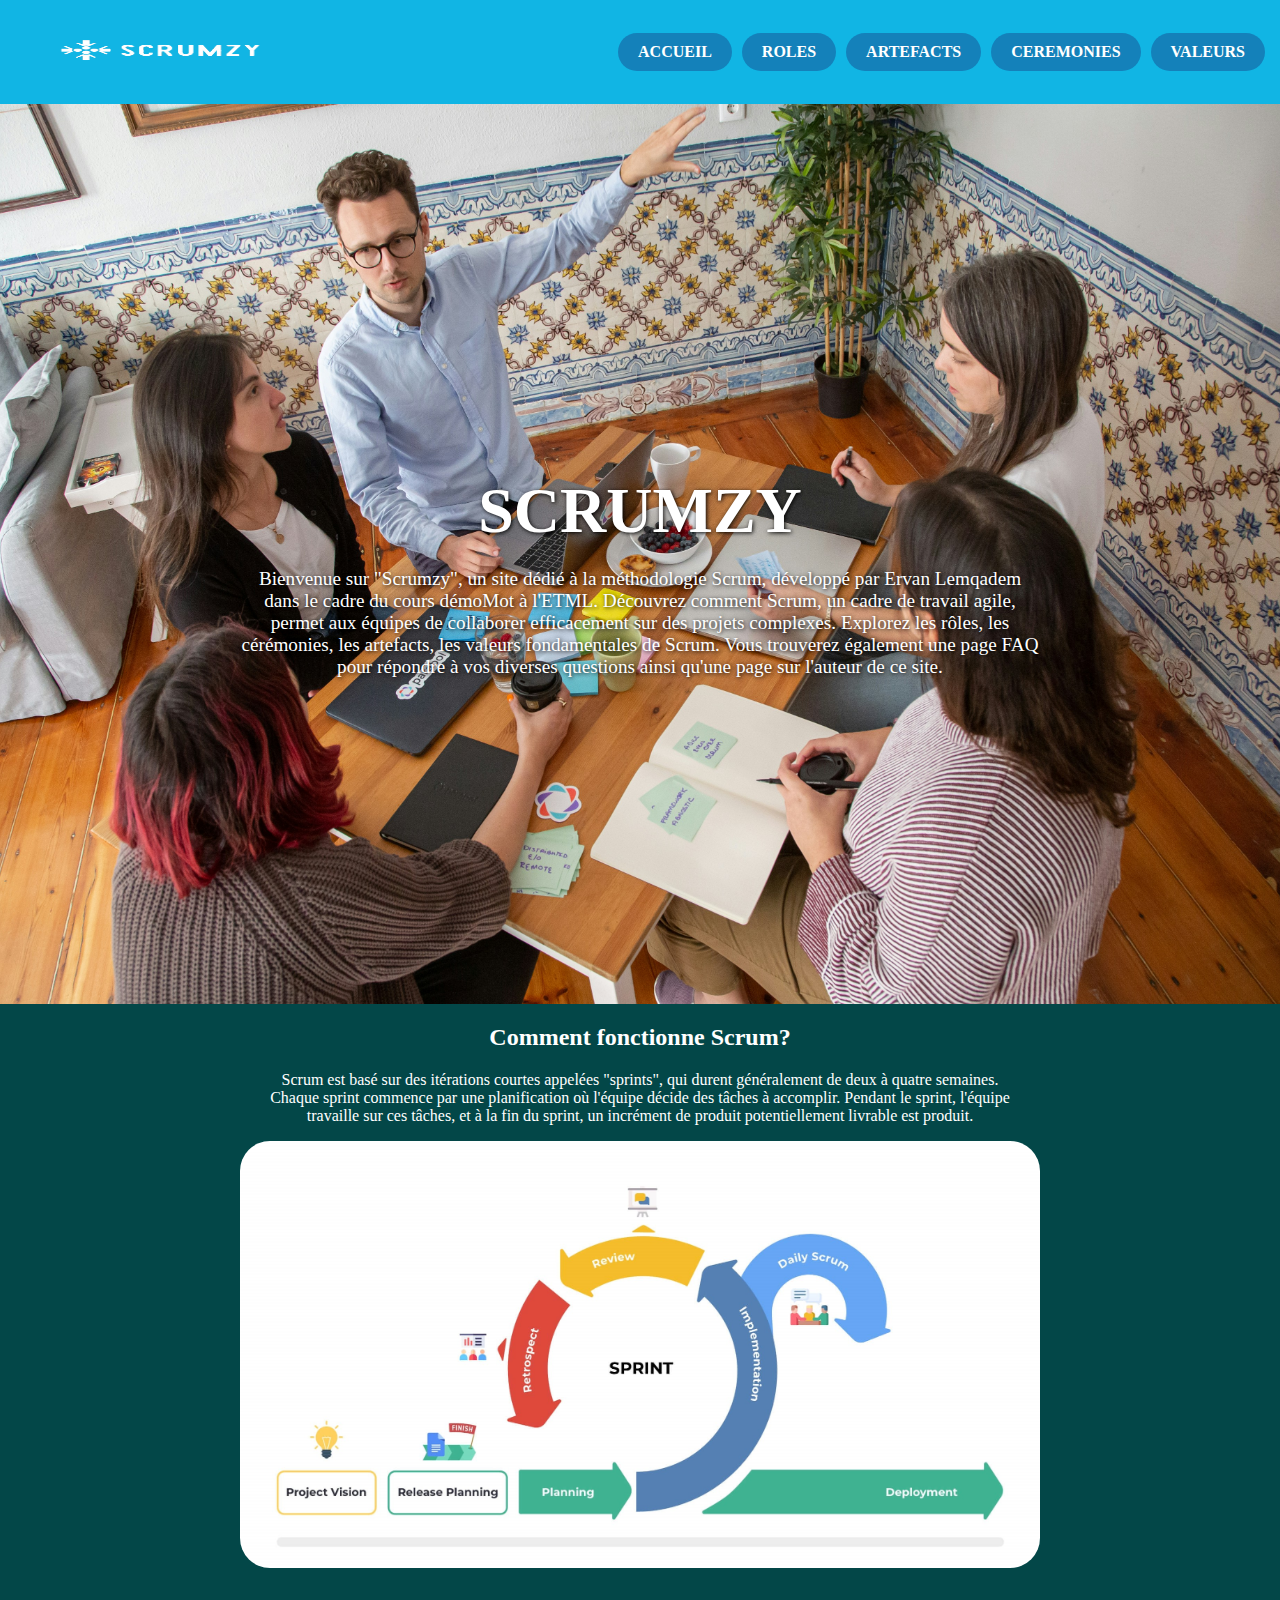
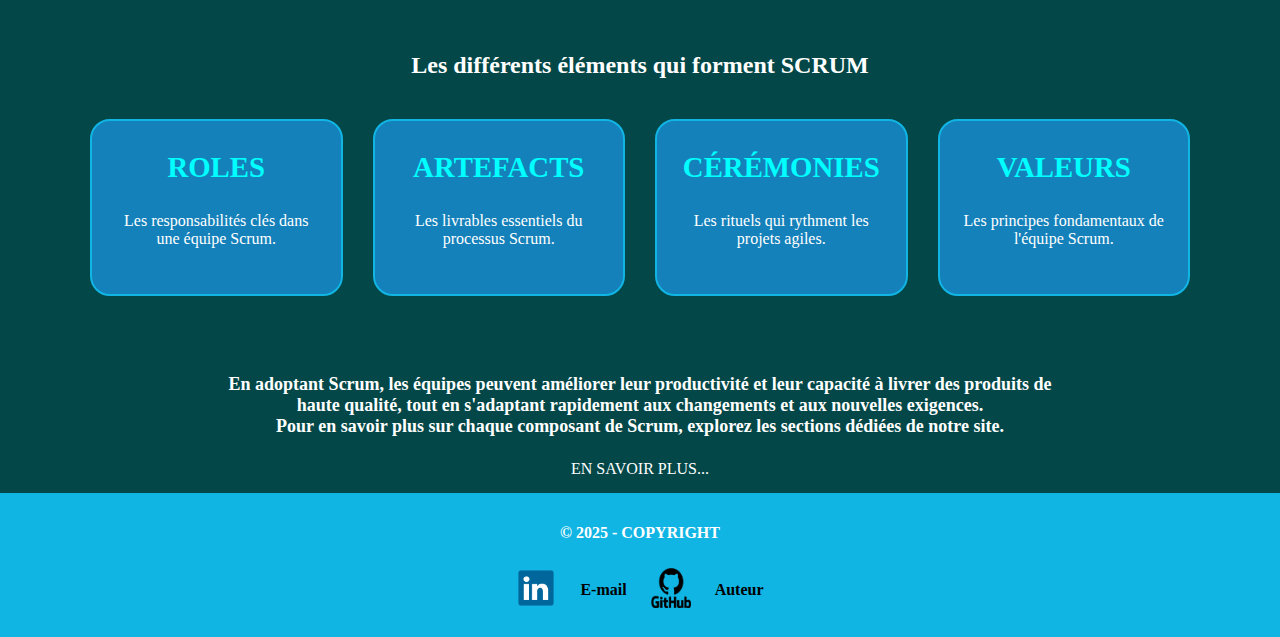
<file: Scrum-siteWEB/index.html>
<!DOCTYPE html>
<html lang="fr">
<head>
    <meta charset="UTF-8">
    <meta name="viewport" content="width=device-width, initial-scale=1.0">
    <meta name="description" content="Decouvrez tout ce qu'il y a savoir sur la methodologie de travail scrum">
    <link rel="stylesheet" href="media/css/index.css">
    <link rel="icon" href="media/images/scrumzy-logo-browser.png">
    <title>SCRUMZY | ACCUEIL</title>
</head>
<body>
    <header>
        <nav>
            <div class="logo">
                <a href="index.html">
                    <img src="media/images/logo.png" alt="Logo Scrumzy">
                </a>
            </div>
             <ul>
            <li><a href="index.html">ACCUEIL</a></li>    
              <li><a href="roles.html">ROLES</a></li>  
                <li><a href="artefacts.html">ARTEFACTS</a></li>
                <li><a href="ceremonies.html">CEREMONIES</a></li>
                <li><a href="valeurs.html">VALEURS</a></li>
            </ul>
        </nav>
    </header>
    <main>
 <section class="introduction">
            <img src="media/images/accueil-banner.jpg" alt="Bannière representant des gens en reunion">
            <div class="textes-intro">
                <h1>SCRUMZY</h1>
                <p>Bienvenue sur "Scrumzy", un site dédié à la méthodologie Scrum, développé par Ervan Lemqadem dans le cadre du cours démoMot à l'ETML. Découvrez comment Scrum, un cadre de travail agile, permet aux équipes de collaborer efficacement sur des projets complexes. Explorez les rôles, les cérémonies, les artefacts, les valeurs fondamentales de Scrum. Vous trouverez également une page FAQ pour répondre à vos diverses questions ainsi qu'une page sur l'auteur de ce site.</p>
            </div>
        </section>

        <section class="fonctionnement">
            <h2>Comment fonctionne Scrum?</h2>
            <p>Scrum est basé sur des itérations courtes appelées "sprints", qui durent généralement de deux à quatre semaines. <br>Chaque sprint commence par une planification où l'équipe décide des tâches à accomplir. Pendant le sprint, l'équipe <br>travaille sur ces tâches, et à la fin du sprint, un incrément de produit potentiellement livrable est produit.</p>
            <img src="media/images/scrum-cycle.jpg" alt="répresentation du cycle Scrum">
        </section>

        <section class="elements">
    <h2>Les différents éléments qui forment SCRUM</h2>
    <div class="elements-grid">
        <a href="roles.html" class="element-card">
            <h3>ROLES</h3>
            <p>Les responsabilités clés dans une équipe Scrum.</p>
        </a>
        <a href="artefacts.html" class="element-card">
            <h3>ARTEFACTS</h3>
            <p>Les livrables essentiels du processus Scrum.</p>
        </a>
        <a href="ceremonies.html" class="element-card">
            <h3>CÉRÉMONIES</h3>
            <p>Les rituels qui rythment les projets agiles.</p>
        </a>
        <a href="valeurs.html" class="element-card">
            <h3>VALEURS</h3>
            <p>Les principes fondamentaux de l'équipe Scrum.</p>
        </a>
    </div>
</section>

       
        

        <div class="short-resume">
        <p><strong>En adoptant Scrum, les équipes peuvent améliorer leur productivité et leur capacité à livrer des produits de <br>haute qualité, tout en s'adaptant rapidement aux changements et aux nouvelles exigences. <br>Pour en savoir plus sur chaque composant de Scrum, explorez les sections dédiées de notre site.</strong></p>
        </div>

        <div class="en-savoir-plus">
          <div><a href="accueil-plus.html">EN SAVOIR PLUS...</a></div>  
        </div>
    </main>
     <footer>
        <p><strong>© 2025 - COPYRIGHT</strong></p>
        <a href="https://www.linkedin.com/in/ervan-lemqadem-4573b8356/" target="_blank">
            <img src="media/images/logo_linkedin.png" alt="Mon compte LinkedIn">
        </a>
        <a href="mailto:po53roe@eduvaud.ch"><strong>E-mail</strong></a>
        <a href="https://github.com/Lemqadem" target="_blank">
            <img src="media/images/github-logo.png" alt="Le repository github">
        </a>
        <a href="auteur.html"><strong>Auteur</strong></a>
    </footer>
</body>
</html>
</file>
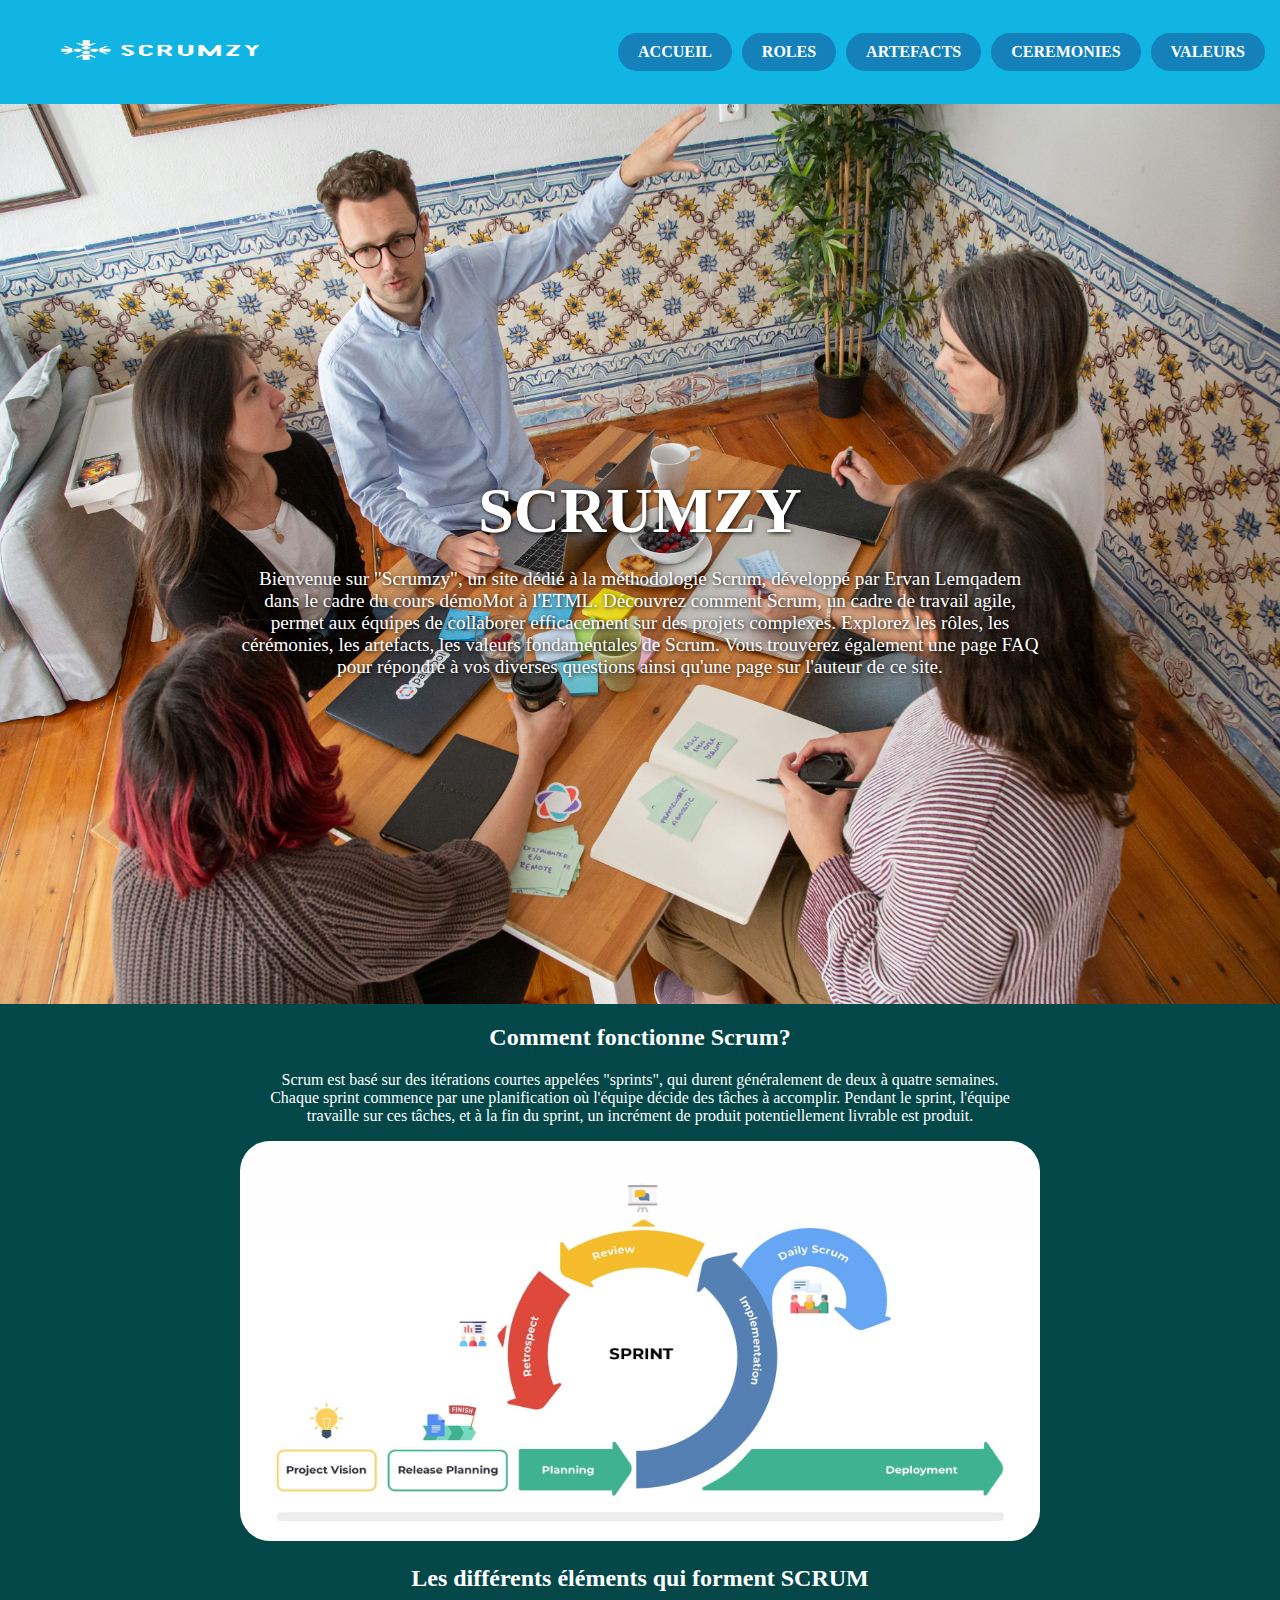
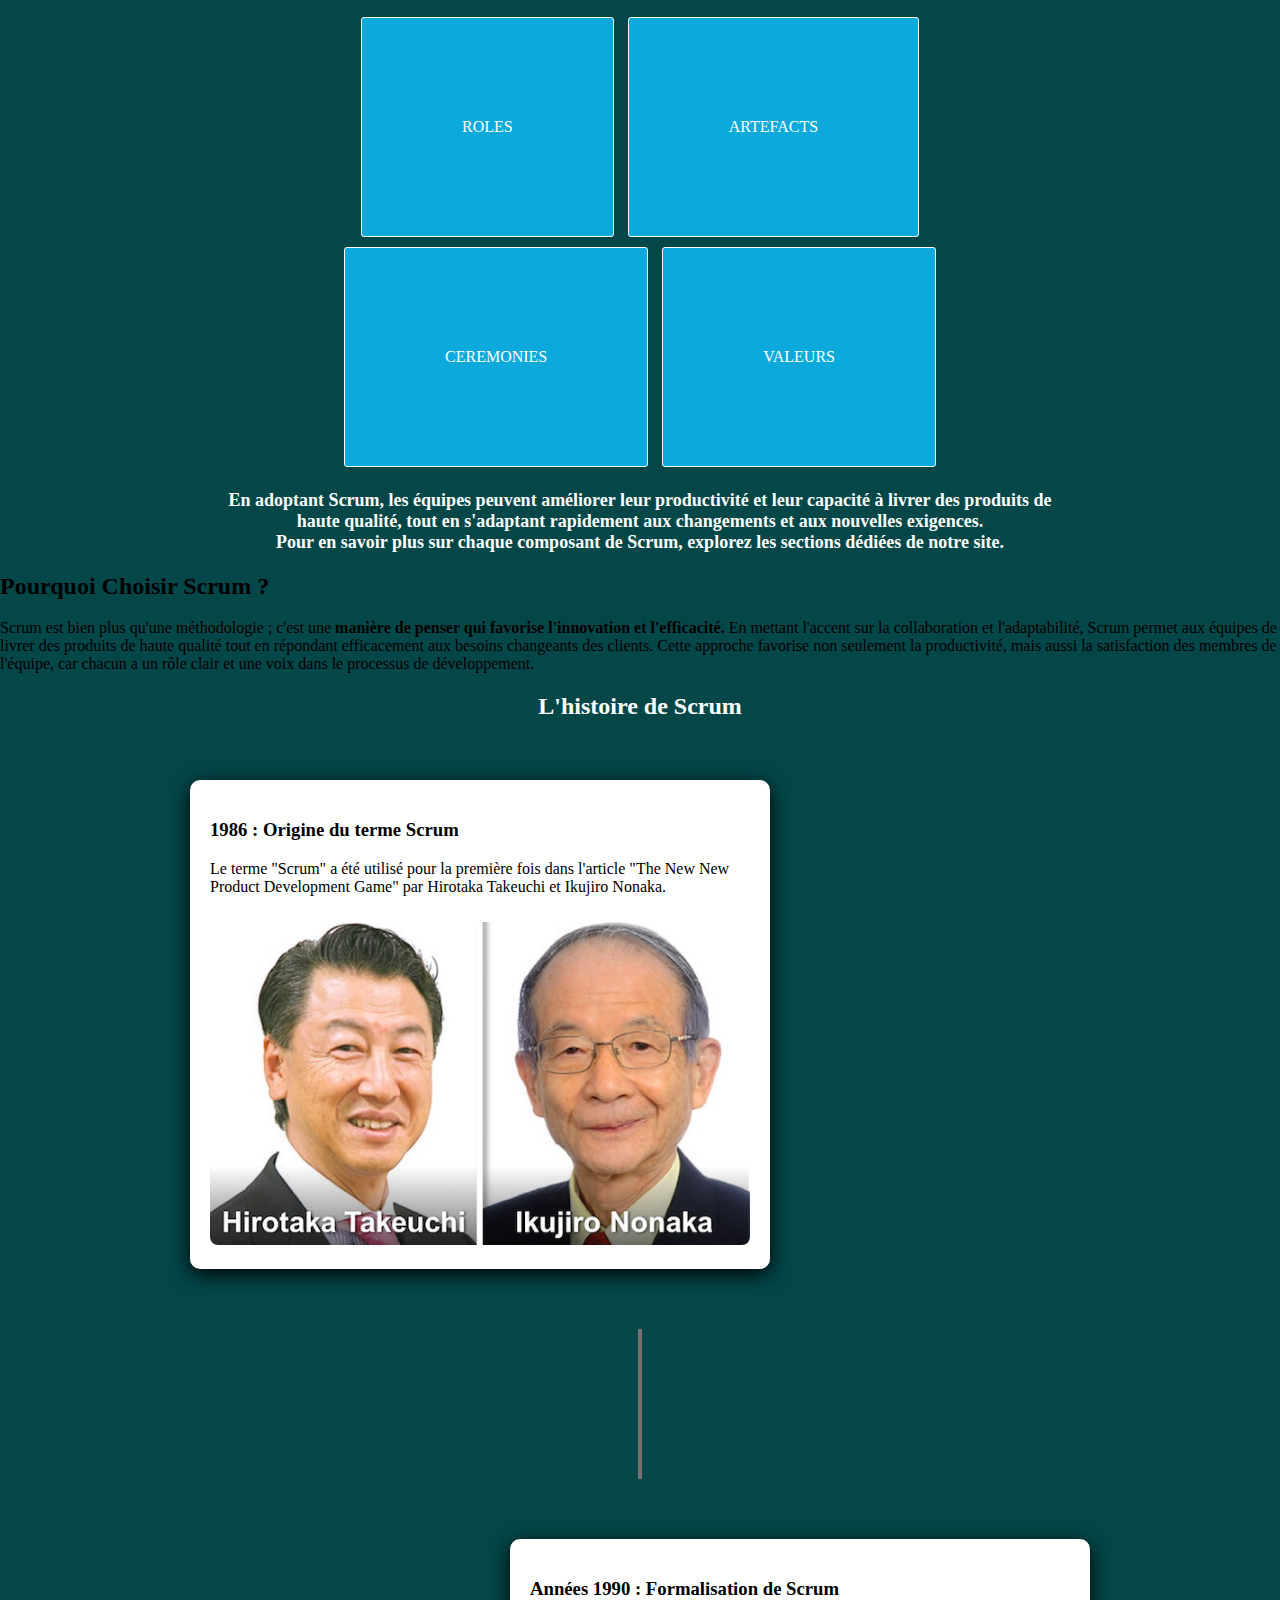
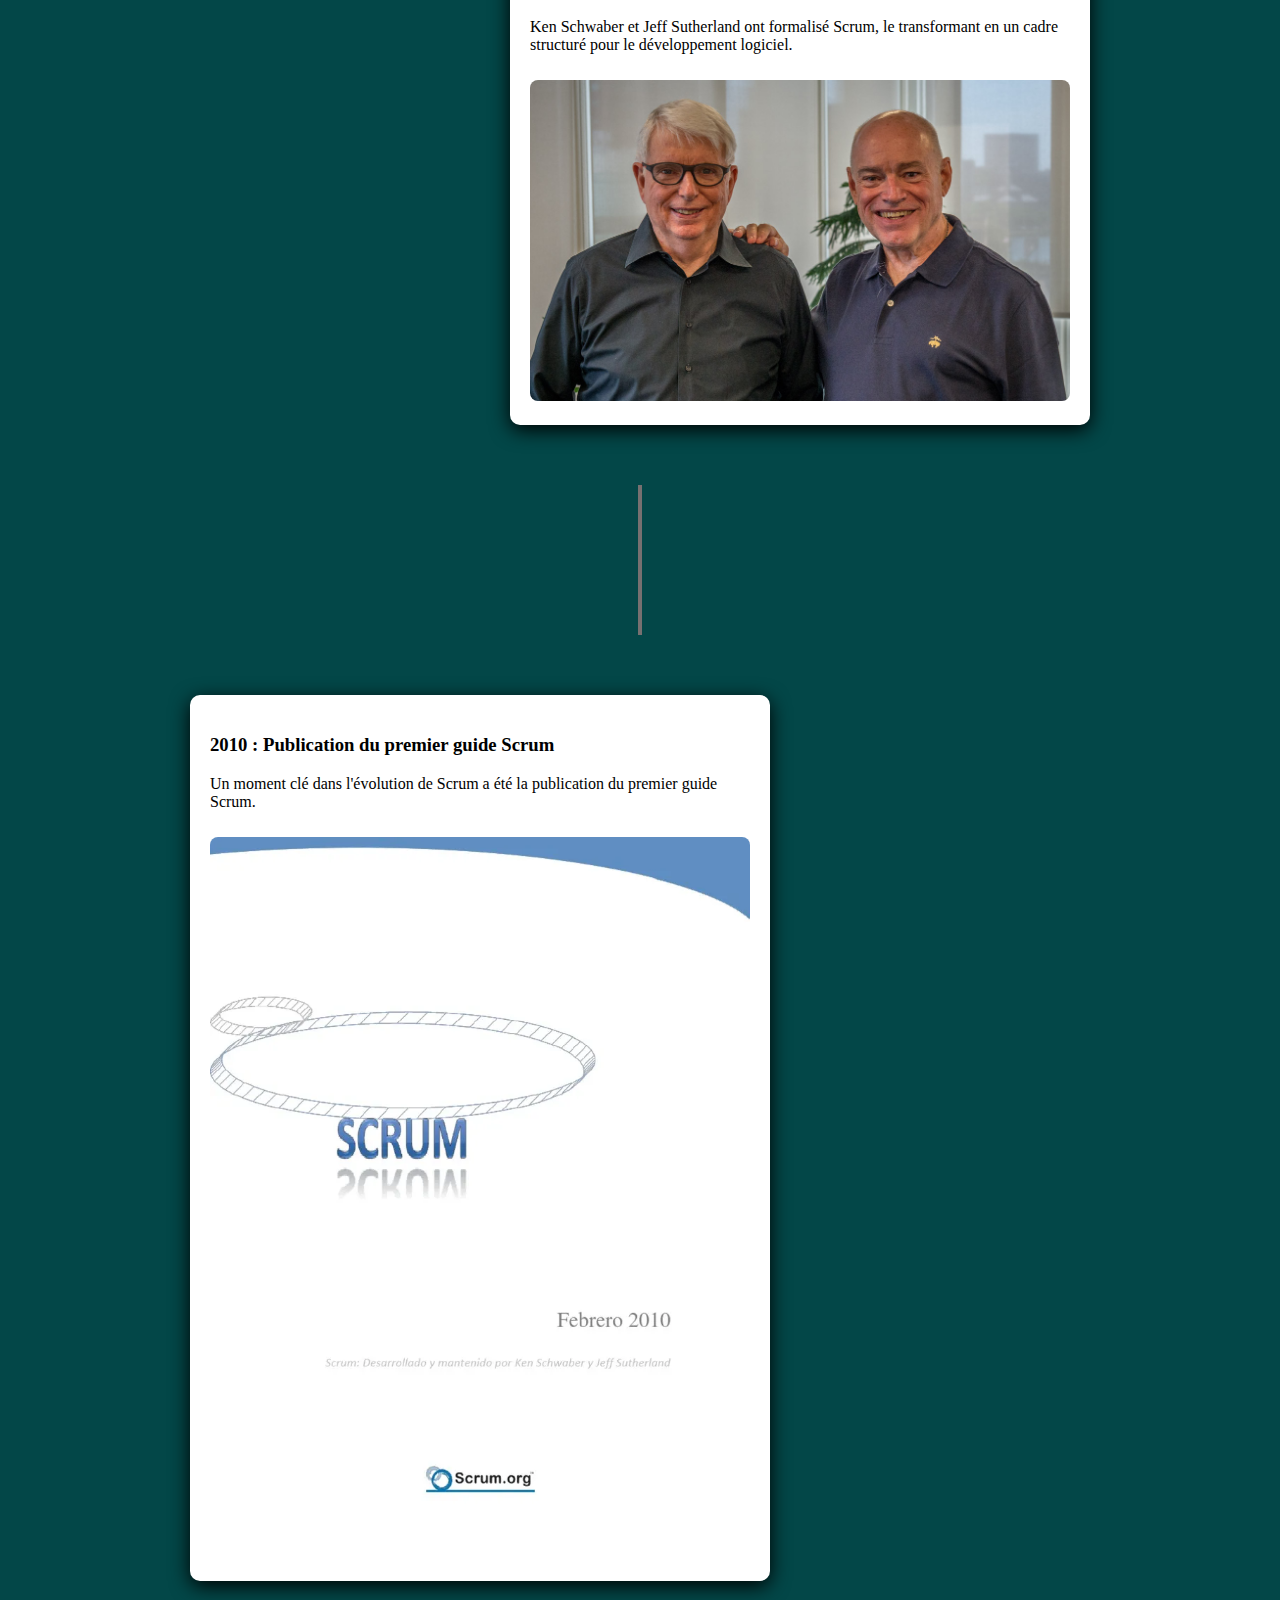
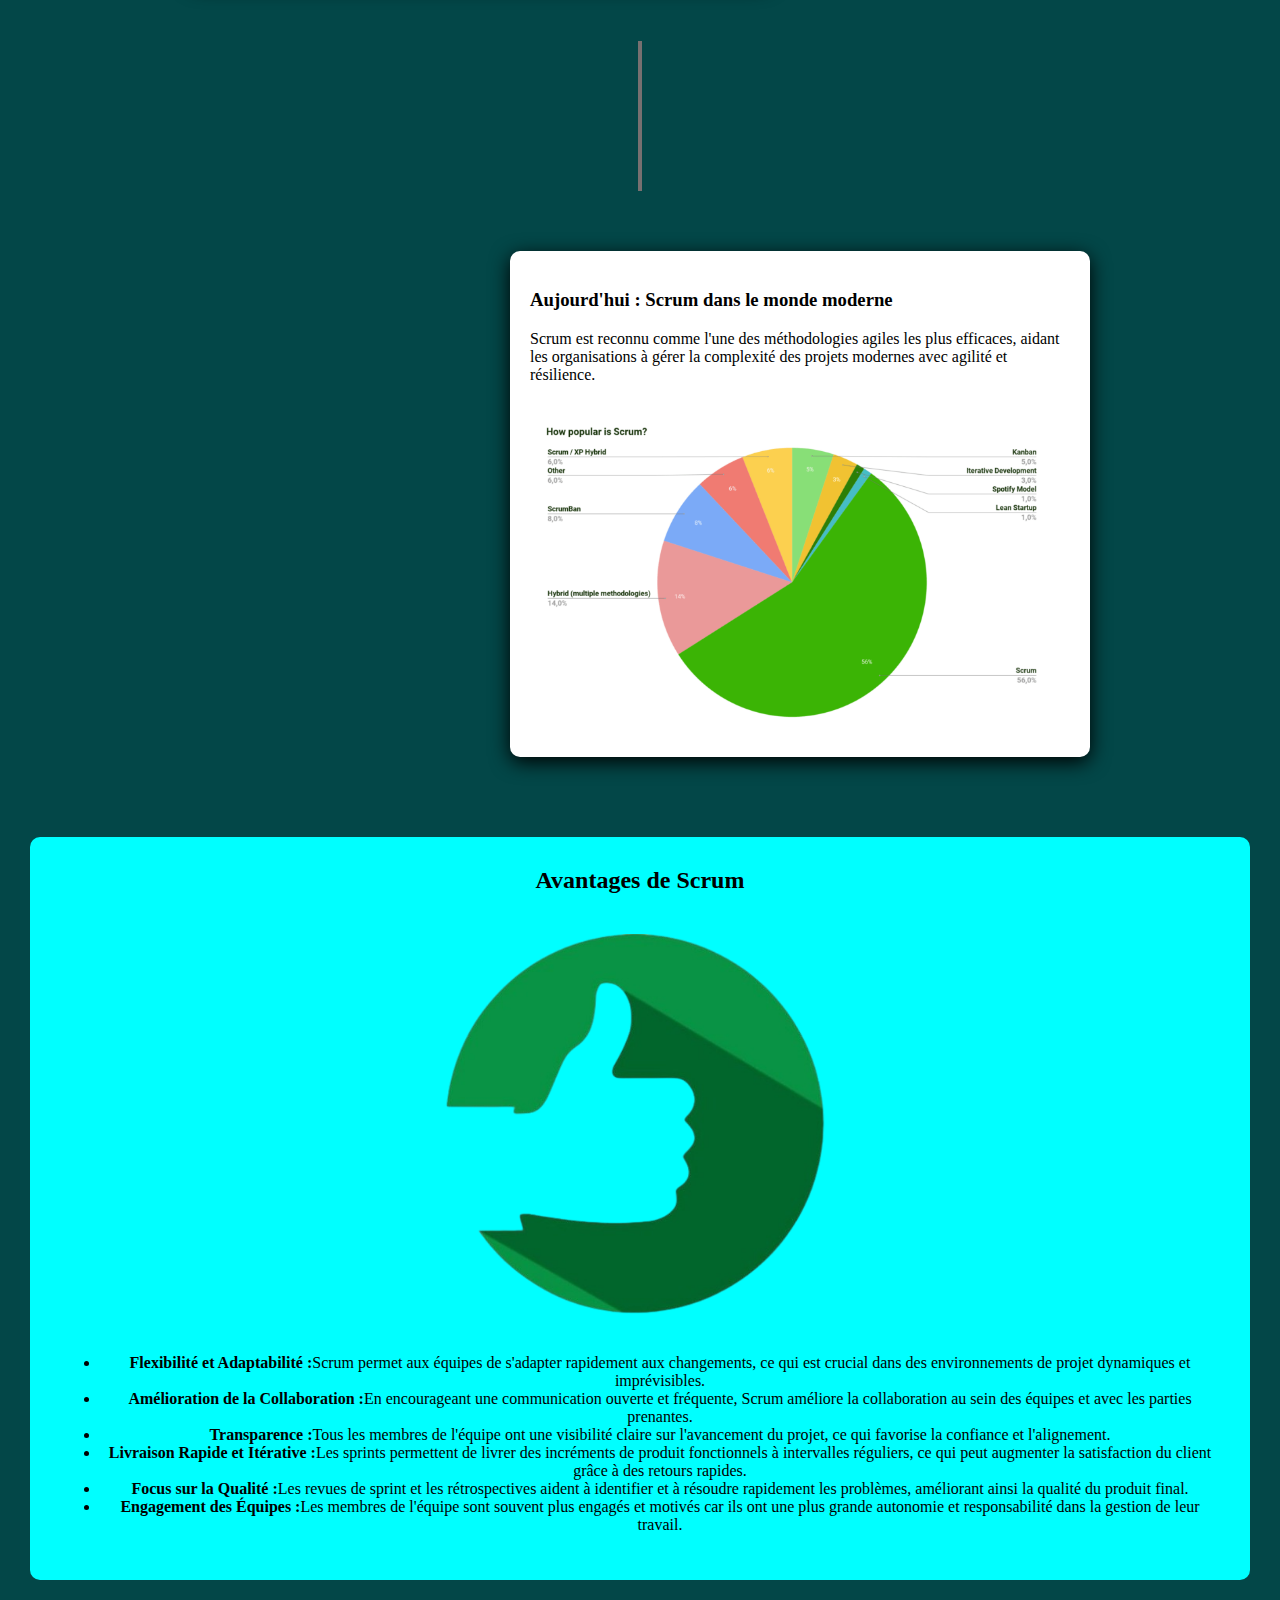
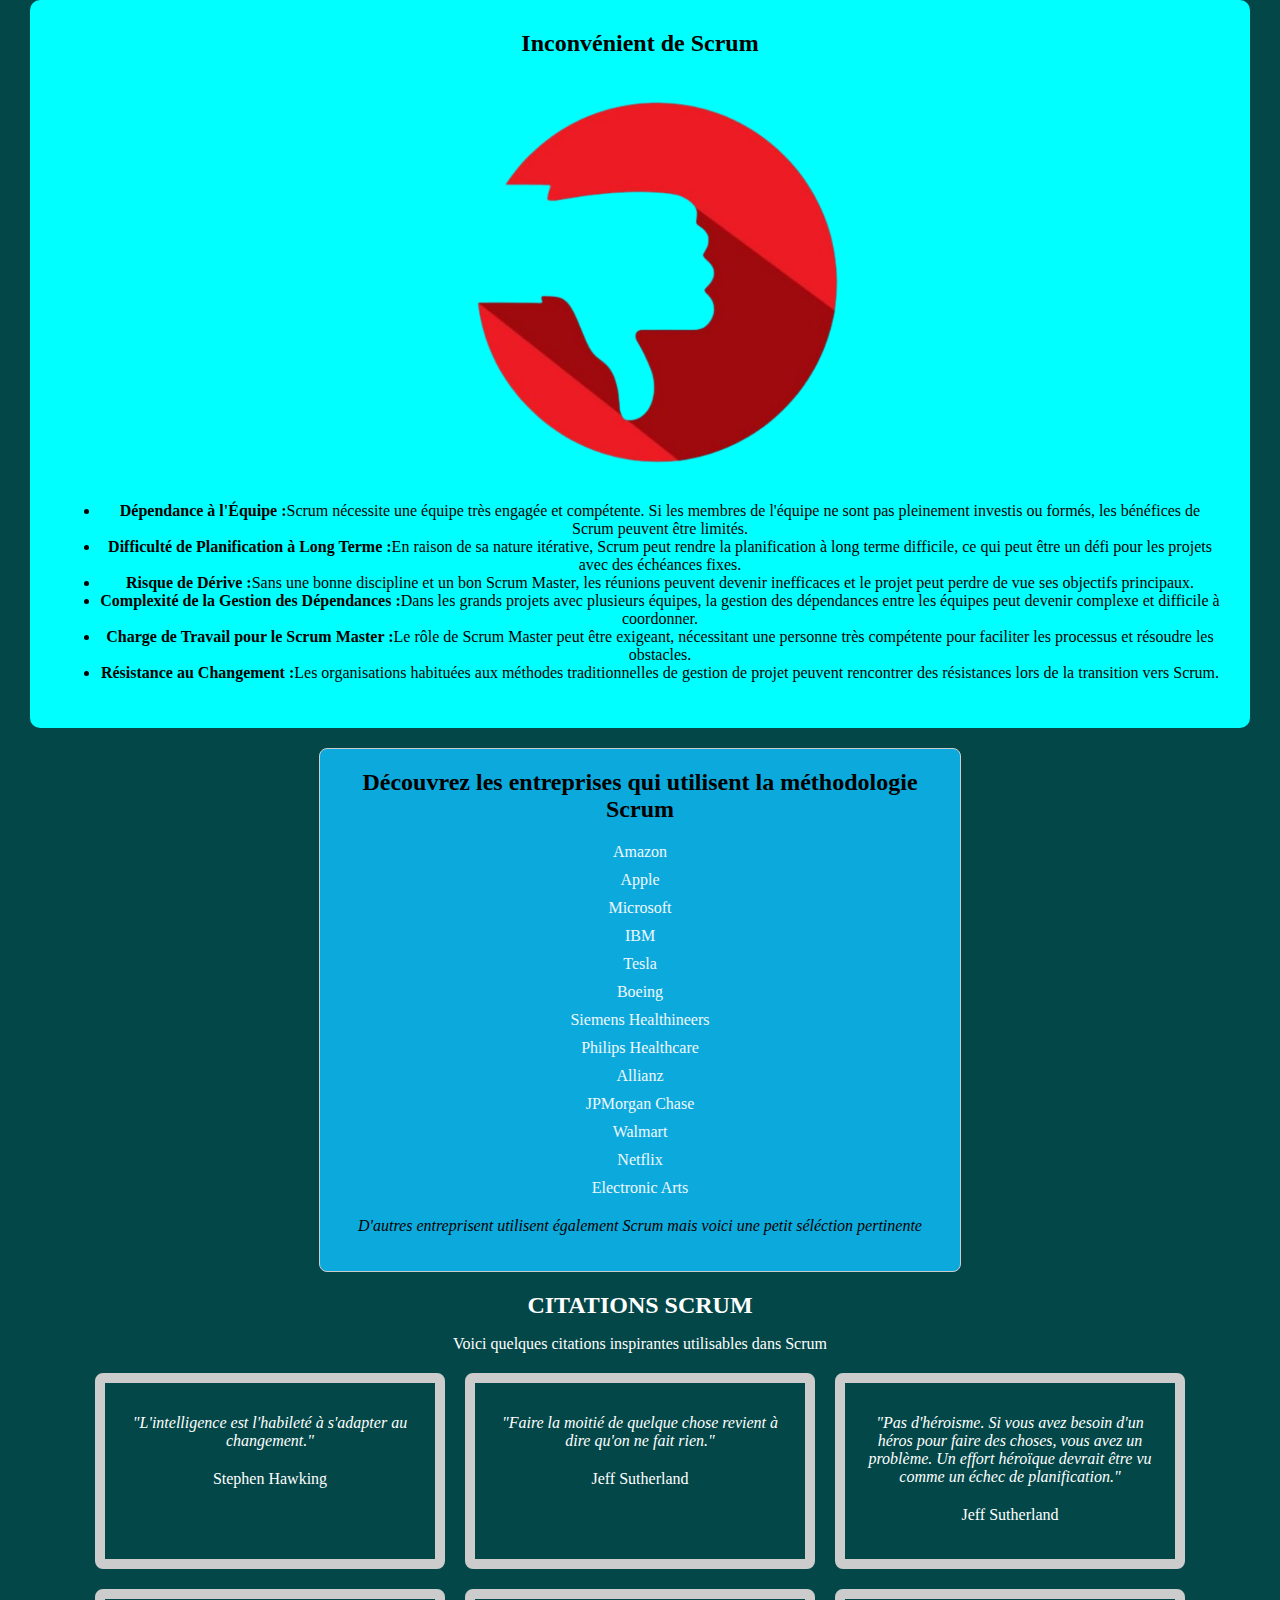
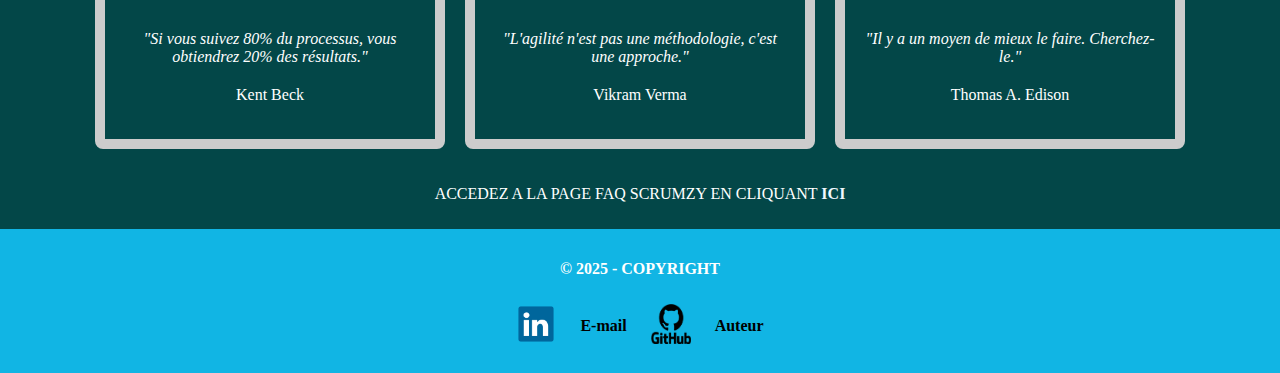
<file: Scrum-siteWEB/accueil-plus.html>
<!DOCTYPE html>
<html lang="fr">
<head>
    <meta charset="UTF-8">
    <meta name="viewport" content="width=device-width, initial-scale=1.0">
    <meta name="description" content="Decouvrez tout ce qu'il y a savoir sur la methodologie de travail scrum">
    <link rel="stylesheet" href="media/css/accueil-plus.css">
    <link rel="icon" href="media/images/scrumzy-logo-browser.png">
    <title>SCRUMZY | ACCUEIL</title>
</head>
<body>
    <header>
        <nav>
            <div class="logo">
                <a href="accueil.html">
                    <img src="media/images/logo.png" alt="Logo Scrumzy">
                </a>
            </div>
            <ul>
            <li><a href="accueil.html">ACCUEIL</a></li>    
              <li><a href="roles.html">ROLES</a></li>  
                <li><a href="artefacts.html">ARTEFACTS</a></li>
                <li><a href="ceremonies.html">CEREMONIES</a></li>
                <li><a href="valeurs.html">VALEURS</a></li>
            </ul>
        </nav>
    </header>
    <main>
 <section class="introduction">
            <img src="media/images/accueil-banner.jpg" alt="Bannière representant des gens en reunion">
            <div class="textes-intro">
                <h1>SCRUMZY</h1>
                <p>Bienvenue sur "Scrumzy", un site dédié à la méthodologie Scrum, développé par Ervan Lemqadem dans le cadre du cours démoMot à l'ETML. Découvrez comment Scrum, un cadre de travail agile, permet aux équipes de collaborer efficacement sur des projets complexes. Explorez les rôles, les cérémonies, les artefacts, les valeurs fondamentales de Scrum. Vous trouverez également une page FAQ pour répondre à vos diverses questions ainsi qu'une page sur l'auteur de ce site.</p>
            </div>
        </section>

        <section class="fonctionnement">
            <h2>Comment fonctionne Scrum?</h2>
            <p>Scrum est basé sur des itérations courtes appelées "sprints", qui durent généralement de deux à quatre semaines. <br>Chaque sprint commence par une planification où l'équipe décide des tâches à accomplir. Pendant le sprint, l'équipe <br>travaille sur ces tâches, et à la fin du sprint, un incrément de produit potentiellement livrable est produit.</p>
            <img src="media/images/scrum-cycle.jpg" alt="répresentation du cycle Scrum">
        </section>

        <section class="elements">
            <h2>Les différents éléments qui forment SCRUM</h2>

        <div class="roles-artefacts">      
            
                <a href="roles.html">ROLES</a>
                <a href="artefacts.html">ARTEFACTS</a></div>

           
        
       
        <div class="ceremonies-valeurs">
            
                <a href="ceremonies.html">CEREMONIES</a>
                <a href="valeurs.html">VALEURS</a>
            
        </div>
       
        </section>

        <section class="short-resume">
        <p><strong>En adoptant Scrum, les équipes peuvent améliorer leur productivité et leur capacité à livrer des produits de <br>haute qualité, tout en s'adaptant rapidement aux changements et aux nouvelles exigences. <br>Pour en savoir plus sur chaque composant de Scrum, explorez les sections dédiées de notre site.</strong></p>
        </section>


        <section class="choix-scrum">
            <h2>Pourquoi Choisir Scrum ?</h2>
            <p>Scrum est bien plus qu'une méthodologie ; c'est une <strong>manière de penser qui favorise l'innovation et l'efficacité.</strong> En mettant l'accent sur la collaboration et l'adaptabilité, Scrum permet aux équipes de livrer des produits de haute qualité tout en répondant efficacement aux besoins changeants des clients. Cette approche favorise non seulement la productivité, mais aussi la satisfaction des membres de l'équipe, car chacun a un rôle clair et une voix dans le processus de développement.</p>

        </section>

        <section class="histoire">
    <h2>L'histoire de Scrum</h2>
    <div class="timeline">
        <article class="checkpoint">
            <div class="content left">
                <h3>1986 : Origine du terme Scrum</h3>
                <p>Le terme "Scrum" a été utilisé pour la première fois dans l'article "The New New Product Development Game" par Hirotaka Takeuchi et Ikujiro Nonaka.</p>
                <img src="media/images/The New Product Development Game.jpg" alt="The New Product Development Game">
            </div>
        </article>
        <div class="line"></div>
        <article class="checkpoint">
            <div class="content right">
                <h3>Années 1990 : Formalisation de Scrum</h3>
                <p>Ken Schwaber et Jeff Sutherland ont formalisé Scrum, le transformant en un cadre structuré pour le développement logiciel.</p>
                <img src="media/images/Jeff and Ken.jpg" alt="Ken Schwaber et Jeff Sutherland">
            </div>
        </article>
        <div class="line"></div>
        <article class="checkpoint">
            <div class="content left">
                <h3>2010 : Publication du premier guide Scrum</h3>
                <p>Un moment clé dans l'évolution de Scrum a été la publication du premier guide Scrum.</p>
                <img src="media/images/2010-guide.png" alt="Guide Scrum">
            </div>
        </article>
        <div class="line"></div>
        <article class="checkpoint">
            <div class="content right">
                <h3>Aujourd'hui : Scrum dans le monde moderne</h3>
                <p>Scrum est reconnu comme l'une des méthodologies agiles les plus efficaces, aidant les organisations à gérer la complexité des projets modernes avec agilité et résilience.</p>
                <img src="media/images/scrum-today.png" alt="Scrum aujourd'hui">
            </div>
        </article>
    </div>
</section>
<div class="contain">
 <section class="section-content">
            <h2>Avantages de Scrum</h2>
            <div class="content-2">
                <img src="media/images/avantage.png" alt="icône d'un scrum master">
                <ul>
    <li><strong>Flexibilité et Adaptabilité :</strong>Scrum permet aux équipes de s'adapter rapidement aux changements, ce qui est crucial dans des environnements de projet dynamiques et imprévisibles.</li>
    <li><strong>Amélioration de la Collaboration :</strong>En encourageant une communication ouverte et fréquente, Scrum améliore la collaboration au sein des équipes et avec les parties prenantes.</li>
    <li><strong>Transparence :</strong>Tous les membres de l'équipe ont une visibilité claire sur l'avancement du projet, ce qui favorise la confiance et l'alignement.</li>
    <li><strong>Livraison Rapide et Itérative :</strong>Les sprints permettent de livrer des incréments de produit fonctionnels à intervalles réguliers, ce qui peut augmenter la satisfaction du client grâce à des retours rapides.</li>
    <li><strong>Focus sur la Qualité :</strong>Les revues de sprint et les rétrospectives aident à identifier et à résoudre rapidement les problèmes, améliorant ainsi la qualité du produit final.</li>
    <li><strong>Engagement des Équipes :</strong>Les membres de l'équipe sont souvent plus engagés et motivés car ils ont une plus grande autonomie et responsabilité dans la gestion de leur travail.</li>
</ul>
            </div>
        </section>



        <section class="section-content">
            <h2>Inconvénient de Scrum</h2>
            <div class="content-2">
                <img src="media/images/desavantage.png" alt="icône d'un scrum master">
                <ul>
    <li><strong>Dépendance à l'Équipe :</strong>Scrum nécessite une équipe très engagée et compétente. Si les membres de l'équipe ne sont pas pleinement investis ou formés, les bénéfices de Scrum peuvent être limités.</li>
    <li><strong>Difficulté de Planification à Long Terme :</strong>En raison de sa nature itérative, Scrum peut rendre la planification à long terme difficile, ce qui peut être un défi pour les projets avec des échéances fixes.</li>
    <li><strong>Risque de Dérive :</strong>Sans une bonne discipline et un bon Scrum Master, les réunions peuvent devenir inefficaces et le projet peut perdre de vue ses objectifs principaux.</li>
    <li><strong>Complexité de la Gestion des Dépendances :</strong>Dans les grands projets avec plusieurs équipes, la gestion des dépendances entre les équipes peut devenir complexe et difficile à coordonner.</li>
    <li><strong>Charge de Travail pour le Scrum Master :</strong>Le rôle de Scrum Master peut être exigeant, nécessitant une personne très compétente pour faciliter les processus et résoudre les obstacles.</li>
    <li><strong>Résistance au Changement :</strong>Les organisations habituées aux méthodes traditionnelles de gestion de projet peuvent rencontrer des résistances lors de la transition vers Scrum.</li>
</ul>
            </div>
        </section>
</div>



<section class="entreprises">
    <h2>Découvrez les entreprises qui utilisent la méthodologie Scrum</h2>
    <ul>
        <li><a href="https://www.amazon.fr">Amazon</a></li>
        <li><a href="https://www.apple.com/">Apple</a></li>
        <li><a href="https://www.microsoft.com/">Microsoft</a></li>
        <li><a href="https://www.ibm.com/">IBM</a></li>
        <li><a href="https://www.tesla.com/">Tesla</a></li>
        <li><a href="https://www.boeing.com/">Boeing</a></li>
        <li><a href="https://www.siemens-healthineers.com">Siemens Healthineers</a></li>
        <li><a href="https://www.philips.ch/fr/healthcare">Philips Healthcare</a></li>
        <li><a href="https://www.allianz.ch/">Allianz</a></li>
        <li><a href="https://www.jpmorganchase.com/">JPMorgan Chase</a></li>
        <li><a href="https://www.walmart.com/">Walmart</a></li>
        <li><a href="https://www.netflix.com/">Netflix</a></li>
        <li><a href="https://www.ea.com/">Electronic Arts</a></li>
    </ul>
       <p>D'autres entreprisent utilisent également Scrum mais voici une petit séléction pertinente</p>
</section>

 <section class="citation">
        <h2>CITATIONS SCRUM</h2>
        <p>Voici quelques citations inspirantes utilisables dans Scrum</p>
        <div class="citation-cards">
            <div class="citation-card">
                <p><em>"L'intelligence est l'habileté à s'adapter au changement."</em></p>
                <p>Stephen Hawking</p>
            </div>

            <div class="citation-card">
                <p><em>"Faire la moitié de quelque chose revient à dire qu'on ne fait rien."</em></p>
                <p>Jeff Sutherland</p>
            </div>

            <div class="citation-card">
                <p><em>"Pas d'héroisme. Si vous avez besoin d'un héros pour faire des choses, vous avez un problème. Un effort héroïque devrait être vu comme un échec de planification."</em></p>
                <p>Jeff Sutherland</p>
            </div>

            <div class="citation-card">
                <p><em>"Si vous suivez 80% du processus, vous obtiendrez 20% des résultats."</em></p>
                <p>Kent Beck</p>
            </div>

            <div class="citation-card">
                <p><em>"L'agilité n'est pas une méthodologie, c'est une approche."</em></p>
                <p>Vikram Verma</p>
            </div>

            <div class="citation-card">
                <p><em>"Il y a un moyen de mieux le faire. Cherchez-le."</em></p>
                <p>Thomas A. Edison</p>
            </div>
        </div>
    </section>

<section class="link-faq">
            
                <p>ACCEDEZ A LA PAGE FAQ SCRUMZY EN CLIQUANT <a href="faq.html"><strong>ICI</strong></a></p>
            
        </section>
    </main>
     <footer>
        <p><strong>© 2025 - COPYRIGHT</strong></p>
        <a href="https://www.linkedin.com/in/ervan-lemqadem-4573b8356/" target="_blank">
            <img src="media/images/logo_linkedin.png" alt="Mon compte LinkedIn">
        </a>
        <a href="mailto:po53roe@eduvaud.ch"><strong>E-mail</strong></a>
        <a href="https://github.com/Lemqadem" target="_blank">
            <img src="media/images/github-logo.png" alt="Le repository github">
        </a>
        <a href="auteur.html"><strong>Auteur</strong></a>
    </footer>
</body>
</html>
</file>
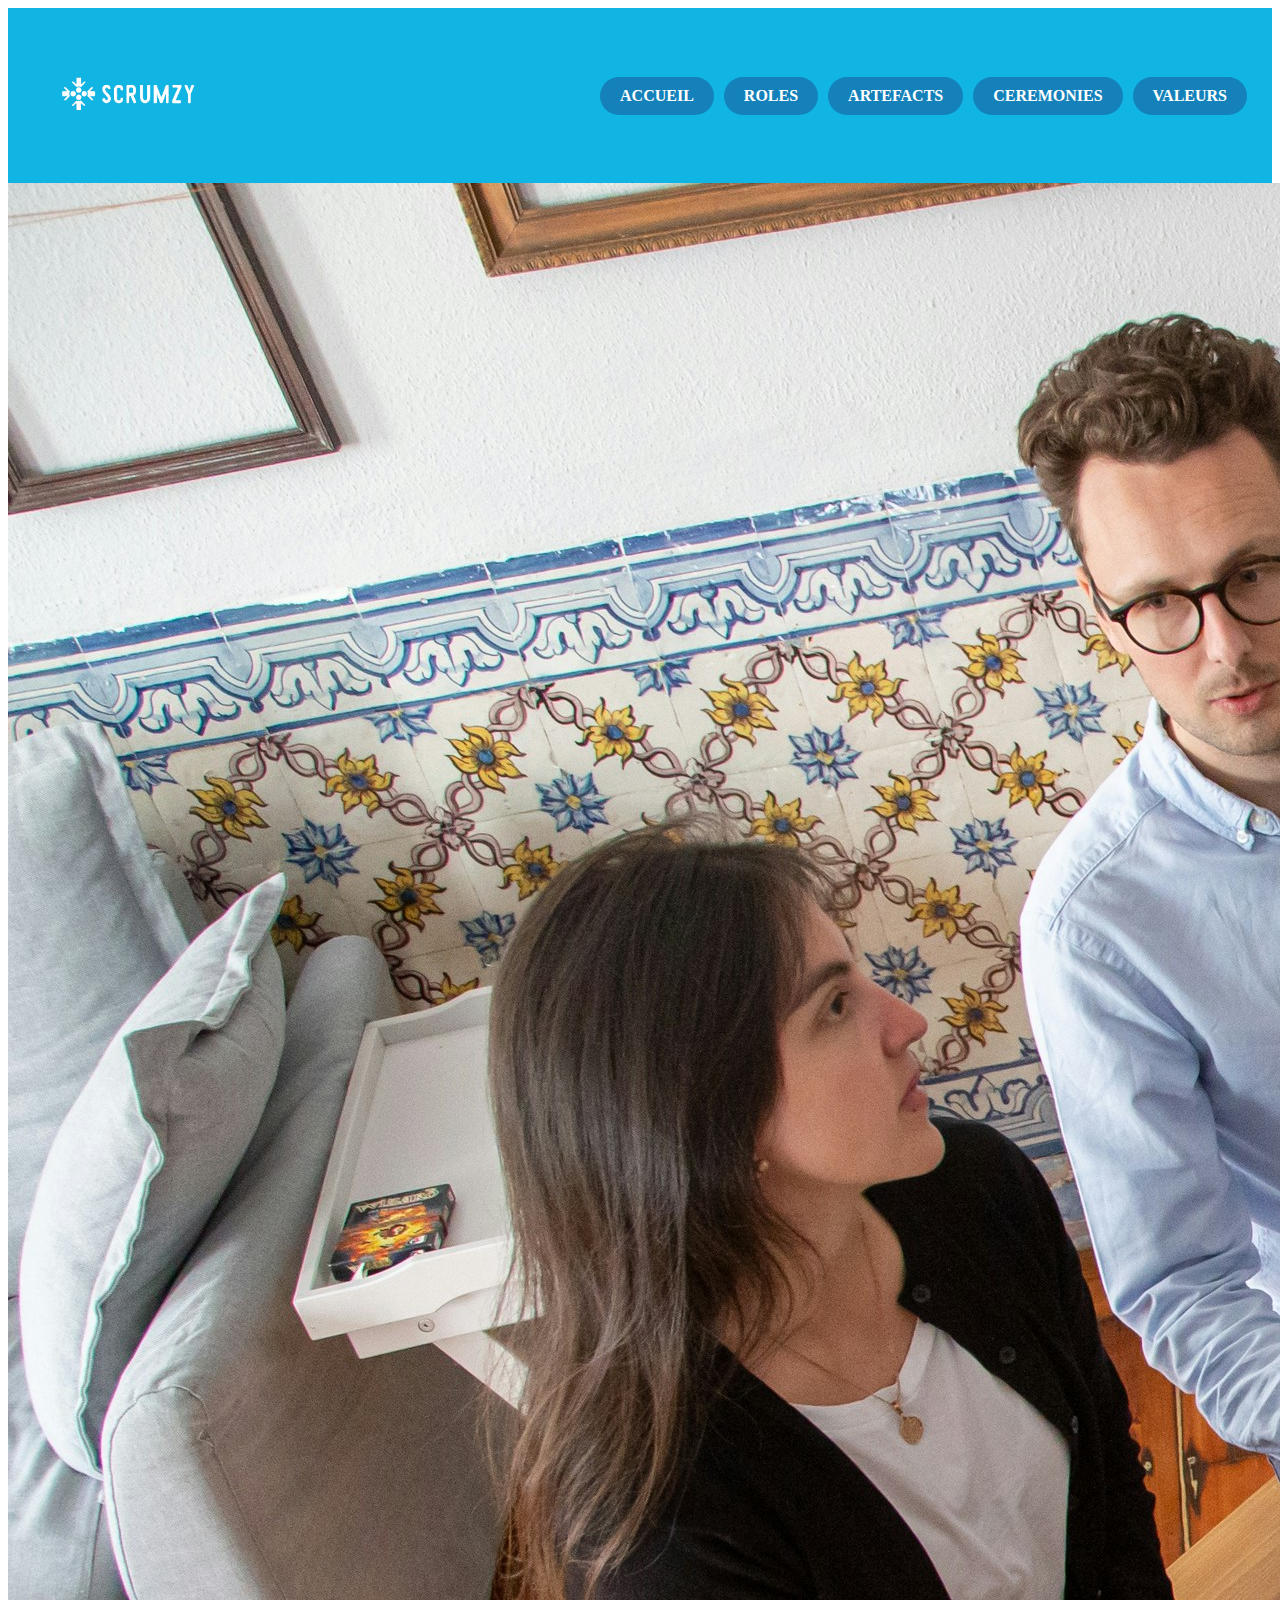
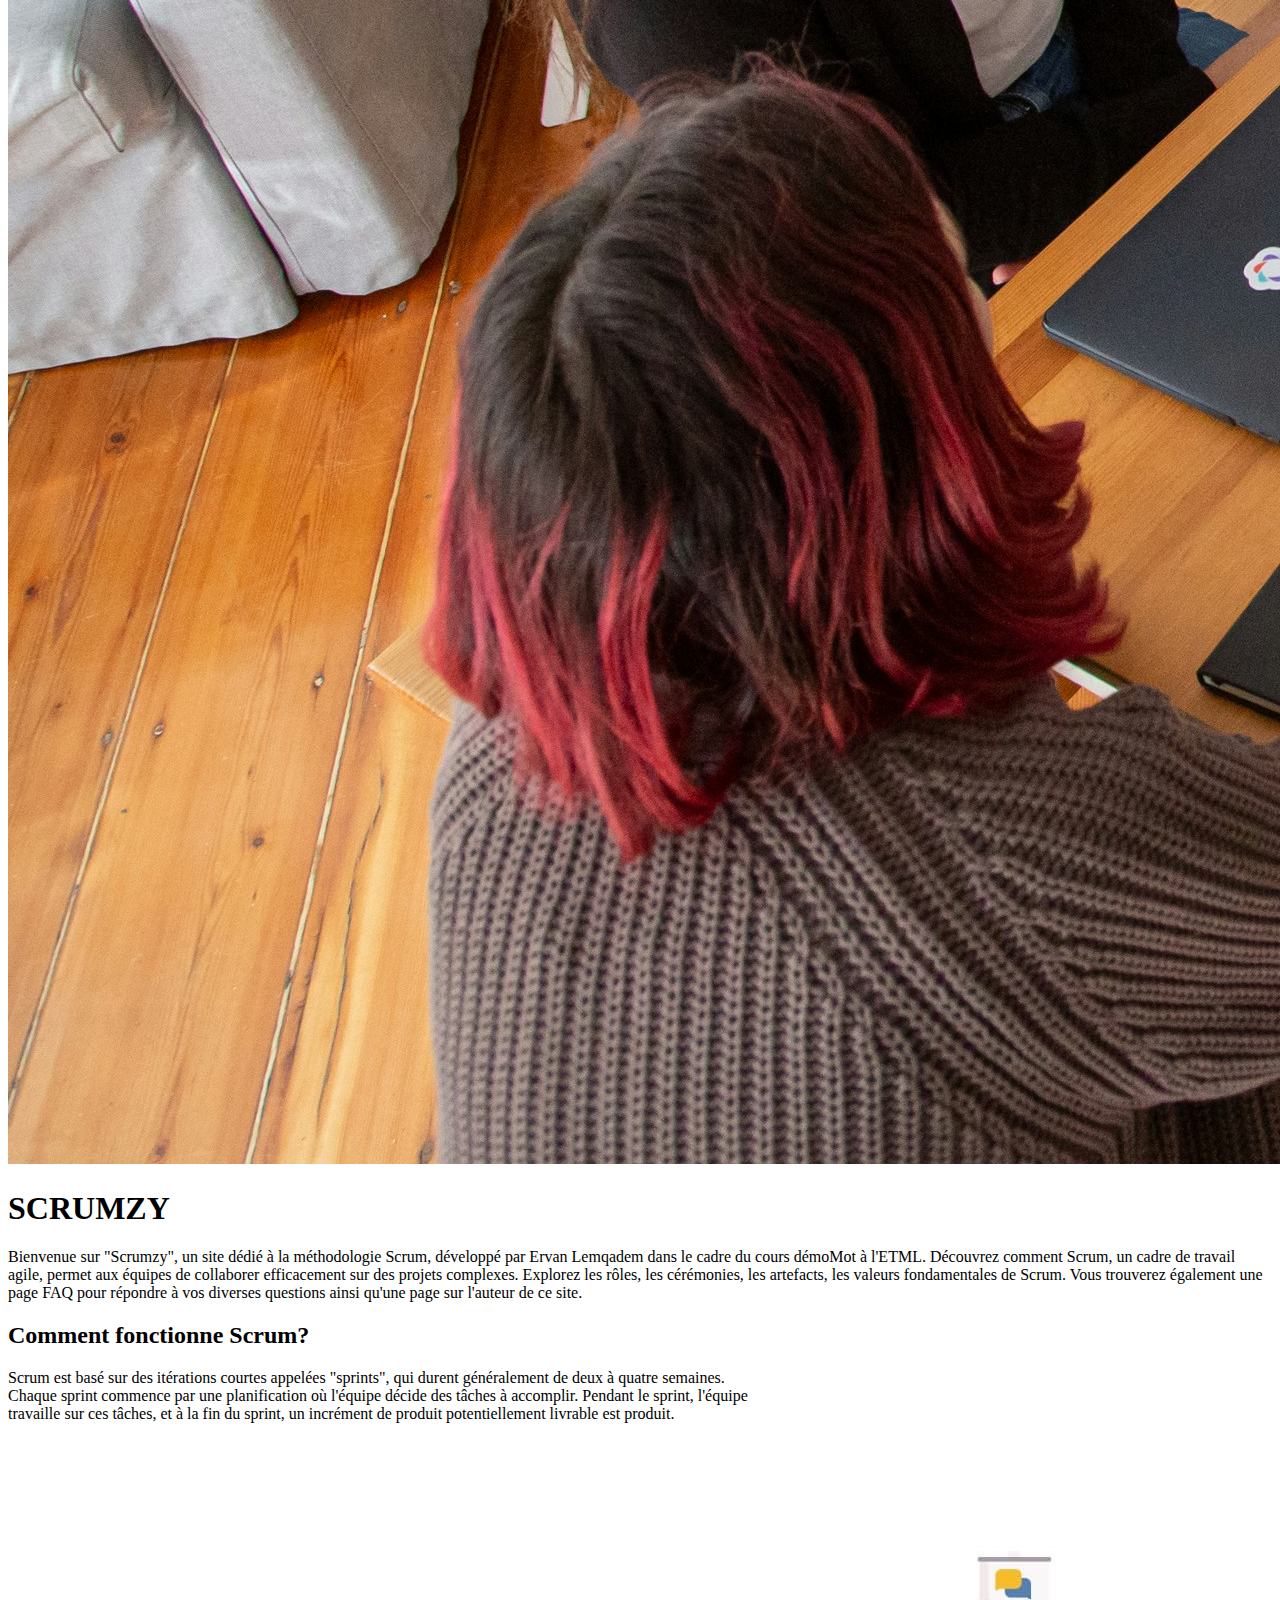
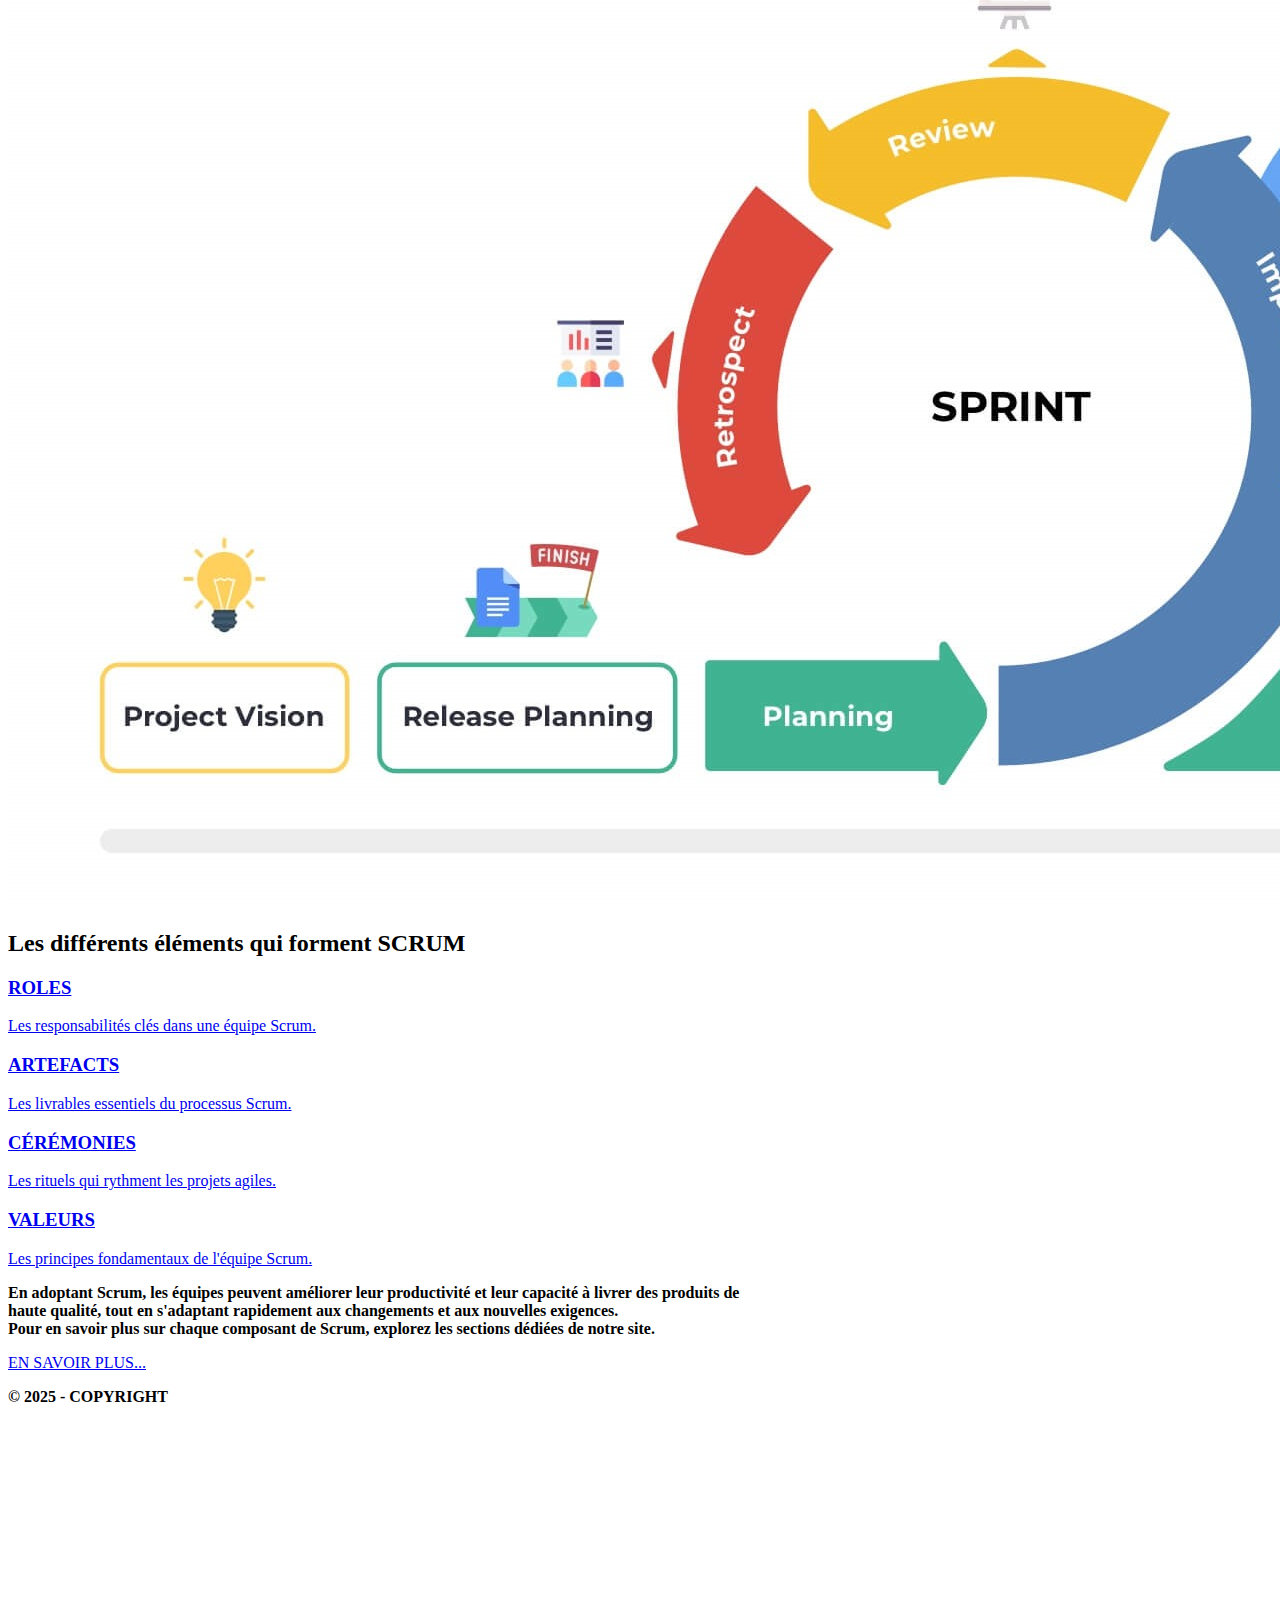
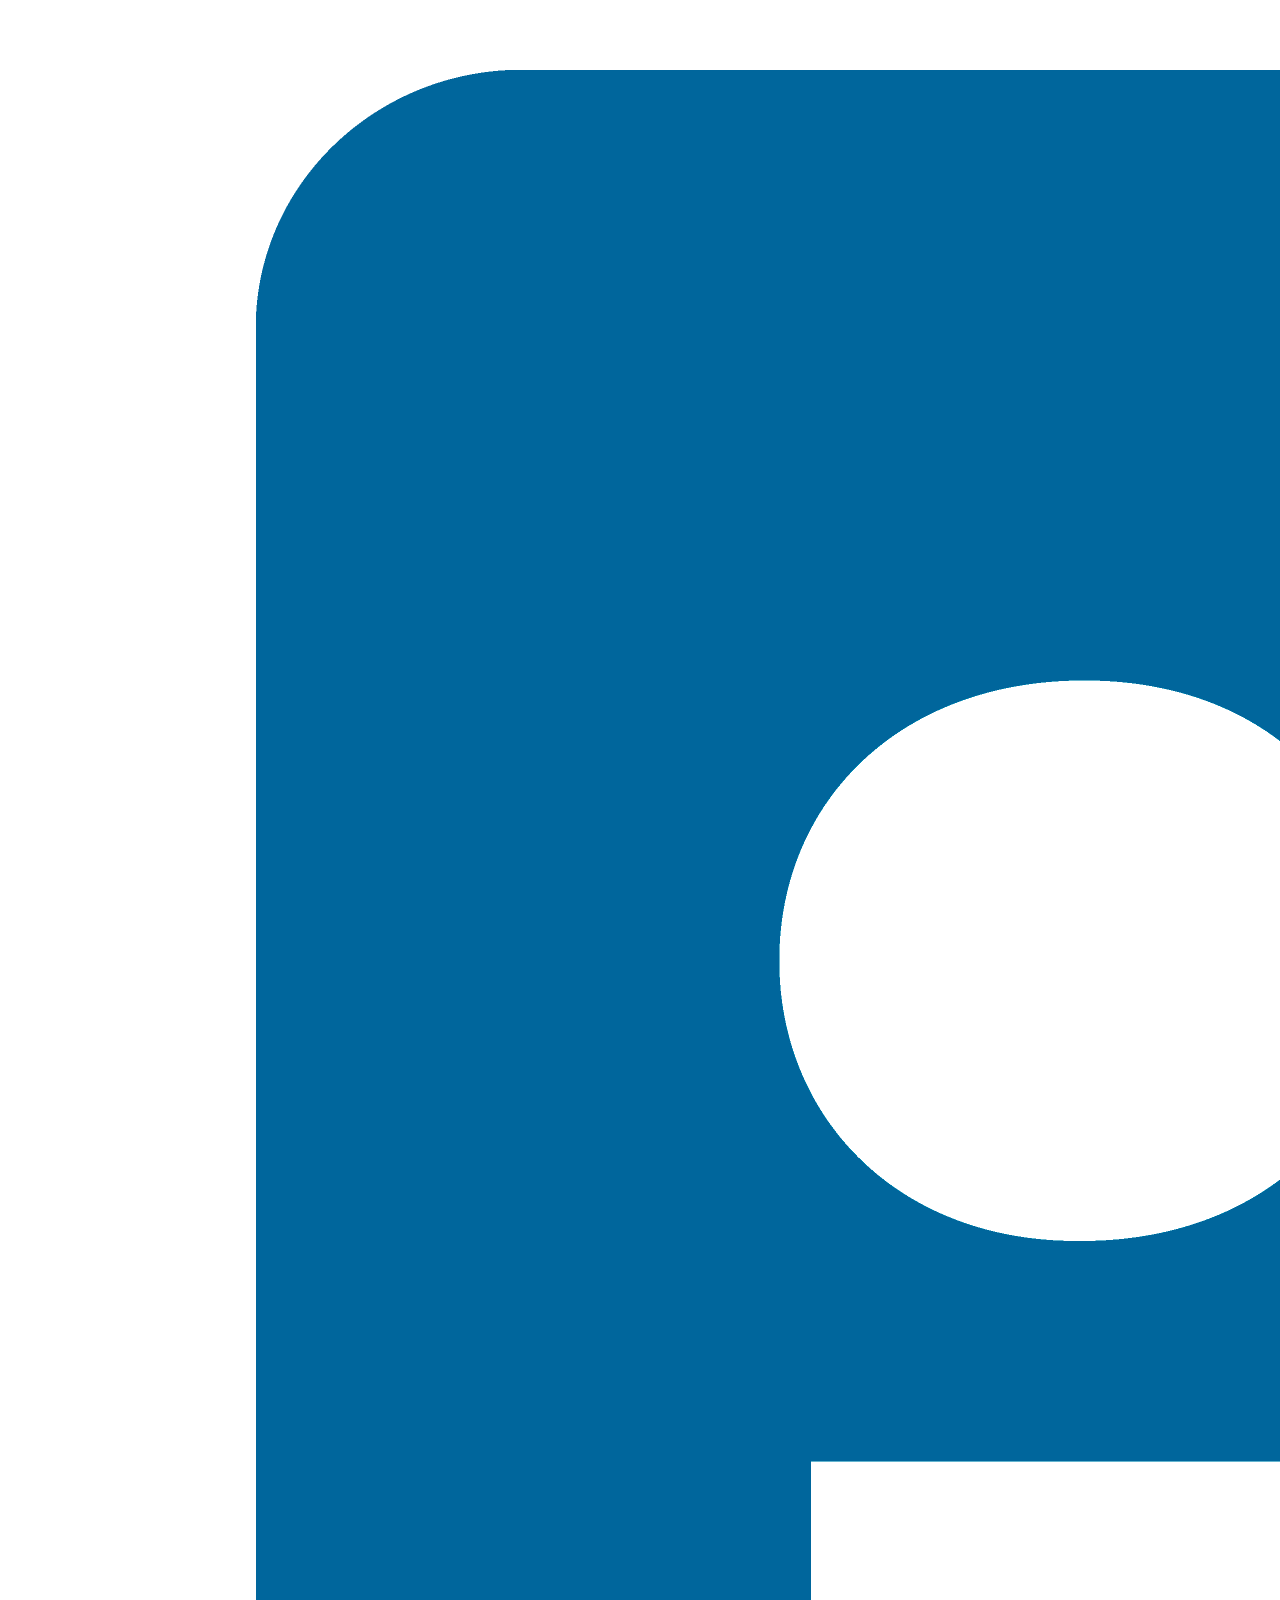
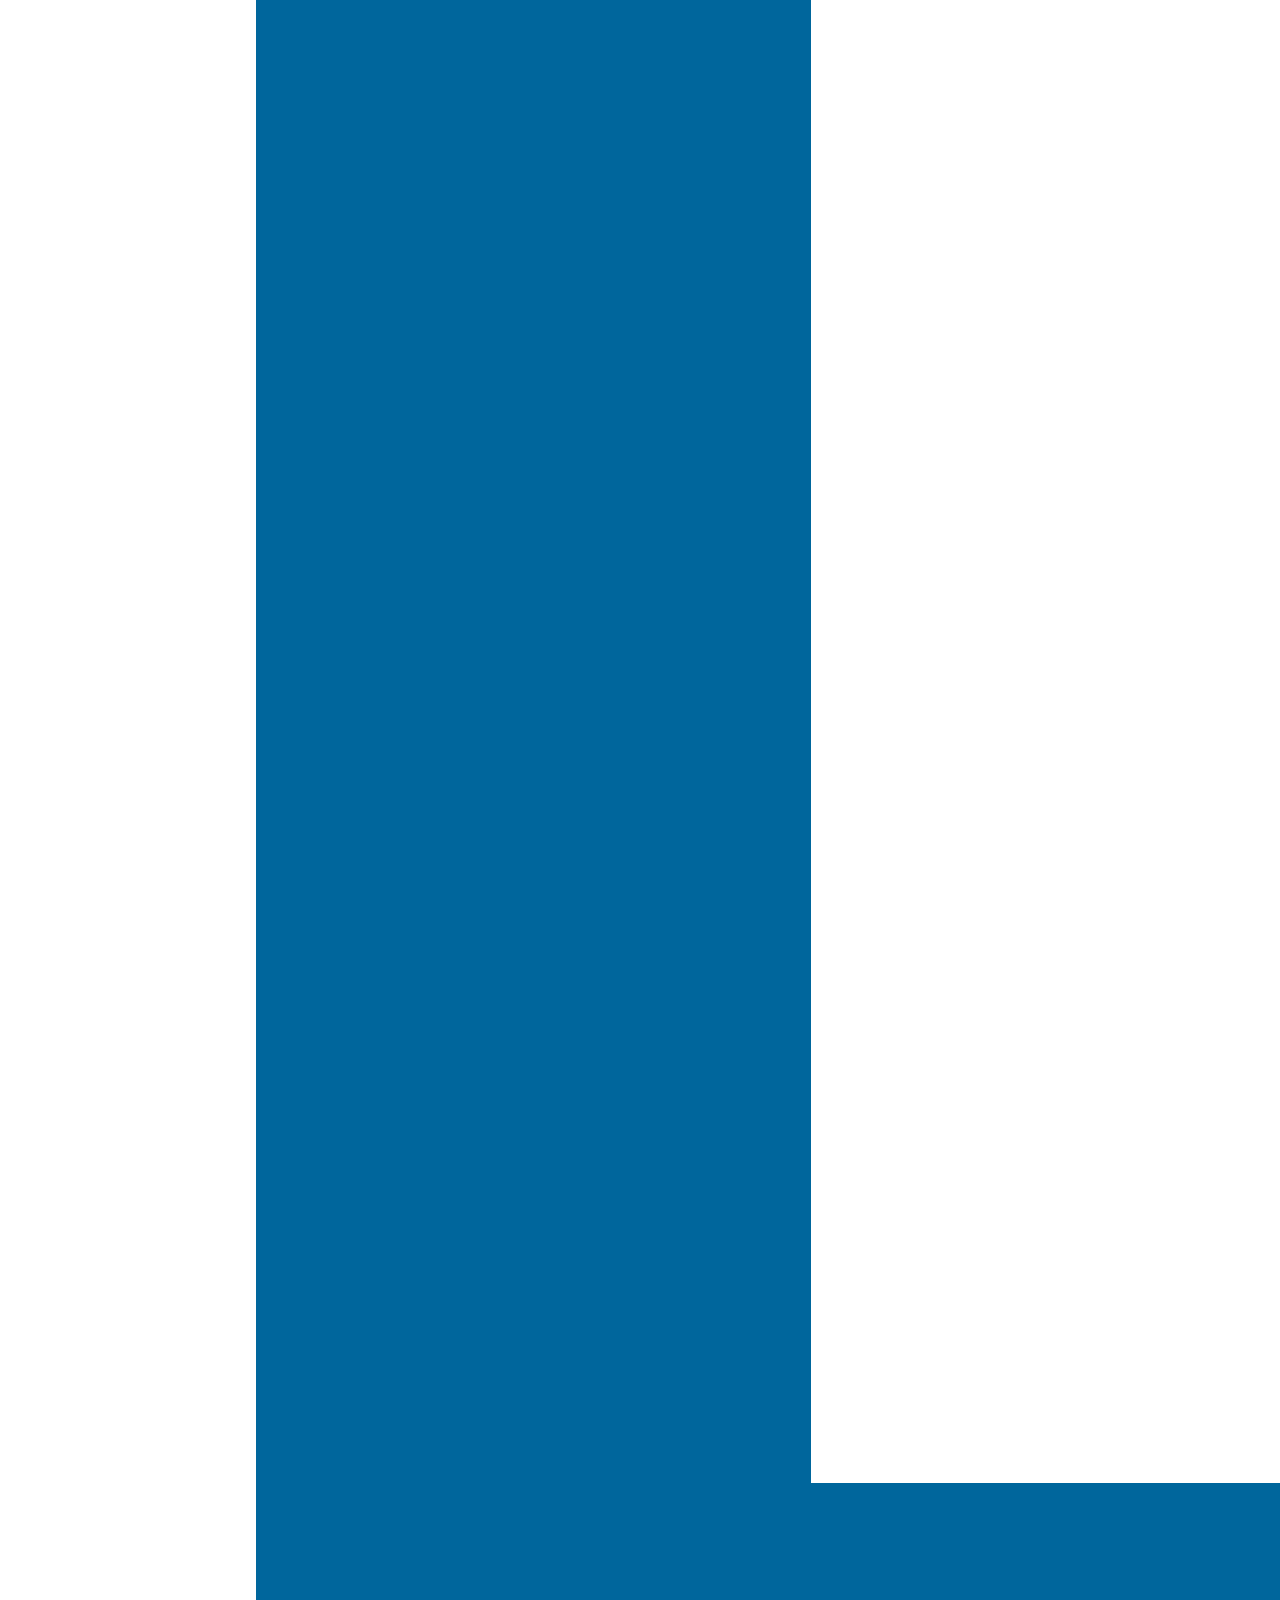
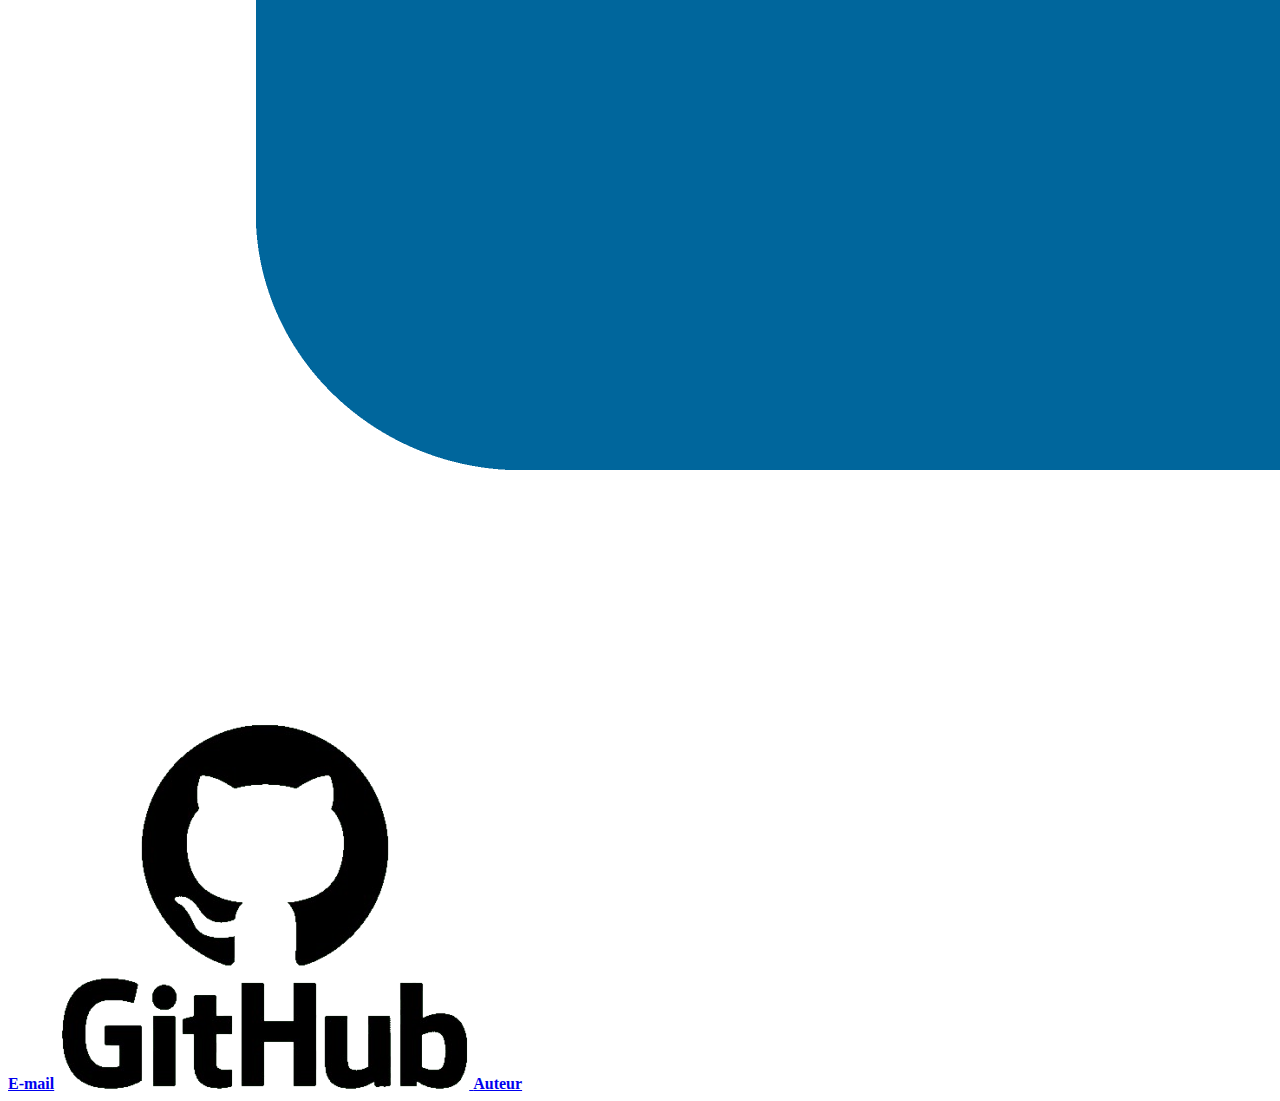
<file: Scrum-siteWEB/accueil.html>
<!DOCTYPE html>
<html lang="fr">
<head>
    <meta charset="UTF-8">
    <meta name="viewport" content="width=device-width, initial-scale=1.0">
    <meta name="description" content="Decouvrez tout ce qu'il y a savoir sur la methodologie de travail scrum">
    <link rel="stylesheet" href="media/css/accueil.css">
    <link rel="icon" href="media/images/scrumzy-logo-browser.png">
    <title>SCRUMZY | ACCUEIL</title>
</head>
<body>
    <header>
        <nav>
            <div class="logo">
                <a href="accueil.html">
                    <img src="media/images/logo.png" alt="Logo Scrumzy">
                </a>
            </div>
            <ul>
            <li><a href="accueil.html">ACCUEIL</a></li>    
              <li><a href="roles.html">ROLES</a></li>  
                <li><a href="artefacts.html">ARTEFACTS</a></li>
                <li><a href="ceremonies.html">CEREMONIES</a></li>
                <li><a href="valeurs.html">VALEURS</a></li>
            </ul>
        </nav>
    </header>
    <main>
 <section class="introduction">
            <img src="media/images/accueil-banner.jpg" alt="Bannière representant des gens en reunion">
            <div class="textes-intro">
                <h1>SCRUMZY</h1>
                <p>Bienvenue sur "Scrumzy", un site dédié à la méthodologie Scrum, développé par Ervan Lemqadem dans le cadre du cours démoMot à l'ETML. Découvrez comment Scrum, un cadre de travail agile, permet aux équipes de collaborer efficacement sur des projets complexes. Explorez les rôles, les cérémonies, les artefacts, les valeurs fondamentales de Scrum. Vous trouverez également une page FAQ pour répondre à vos diverses questions ainsi qu'une page sur l'auteur de ce site.</p>
            </div>
        </section>

        <section class="fonctionnement">
            <h2>Comment fonctionne Scrum?</h2>
            <p>Scrum est basé sur des itérations courtes appelées "sprints", qui durent généralement de deux à quatre semaines. <br>Chaque sprint commence par une planification où l'équipe décide des tâches à accomplir. Pendant le sprint, l'équipe <br>travaille sur ces tâches, et à la fin du sprint, un incrément de produit potentiellement livrable est produit.</p>
            <img src="media/images/scrum-cycle.jpg" alt="répresentation du cycle Scrum">
        </section>

        <section class="elements">
    <h2>Les différents éléments qui forment SCRUM</h2>
    <div class="elements-grid">
        <a href="roles.html" class="element-card">
            <h3>ROLES</h3>
            <p>Les responsabilités clés dans une équipe Scrum.</p>
        </a>
        <a href="artefacts.html" class="element-card">
            <h3>ARTEFACTS</h3>
            <p>Les livrables essentiels du processus Scrum.</p>
        </a>
        <a href="ceremonies.html" class="element-card">
            <h3>CÉRÉMONIES</h3>
            <p>Les rituels qui rythment les projets agiles.</p>
        </a>
        <a href="valeurs.html" class="element-card">
            <h3>VALEURS</h3>
            <p>Les principes fondamentaux de l'équipe Scrum.</p>
        </a>
    </div>
</section>

       
        </section>

        <section class="short-resume">
        <p><strong>En adoptant Scrum, les équipes peuvent améliorer leur productivité et leur capacité à livrer des produits de <br>haute qualité, tout en s'adaptant rapidement aux changements et aux nouvelles exigences. <br>Pour en savoir plus sur chaque composant de Scrum, explorez les sections dédiées de notre site.</strong></p>
        </section>

        <section class="en-savoir-plus">
          <div><a href="accueil-plus.html">EN SAVOIR PLUS...</a></div>  
        </section>
    </main>
     <footer>
        <p><strong>© 2025 - COPYRIGHT</strong></p>
        <a href="https://www.linkedin.com/in/ervan-lemqadem-4573b8356/" target="_blank">
            <img src="media/images/logo_linkedin.png" alt="Mon compte LinkedIn">
        </a>
        <a href="mailto:po53roe@eduvaud.ch"><strong>E-mail</strong></a>
        <a href="https://github.com/Lemqadem" target="_blank">
            <img src="media/images/github-logo.png" alt="Le repository github">
        </a>
        <a href="auteur.html"><strong>Auteur</strong></a>
    </footer>
</body>
</html>
</file>
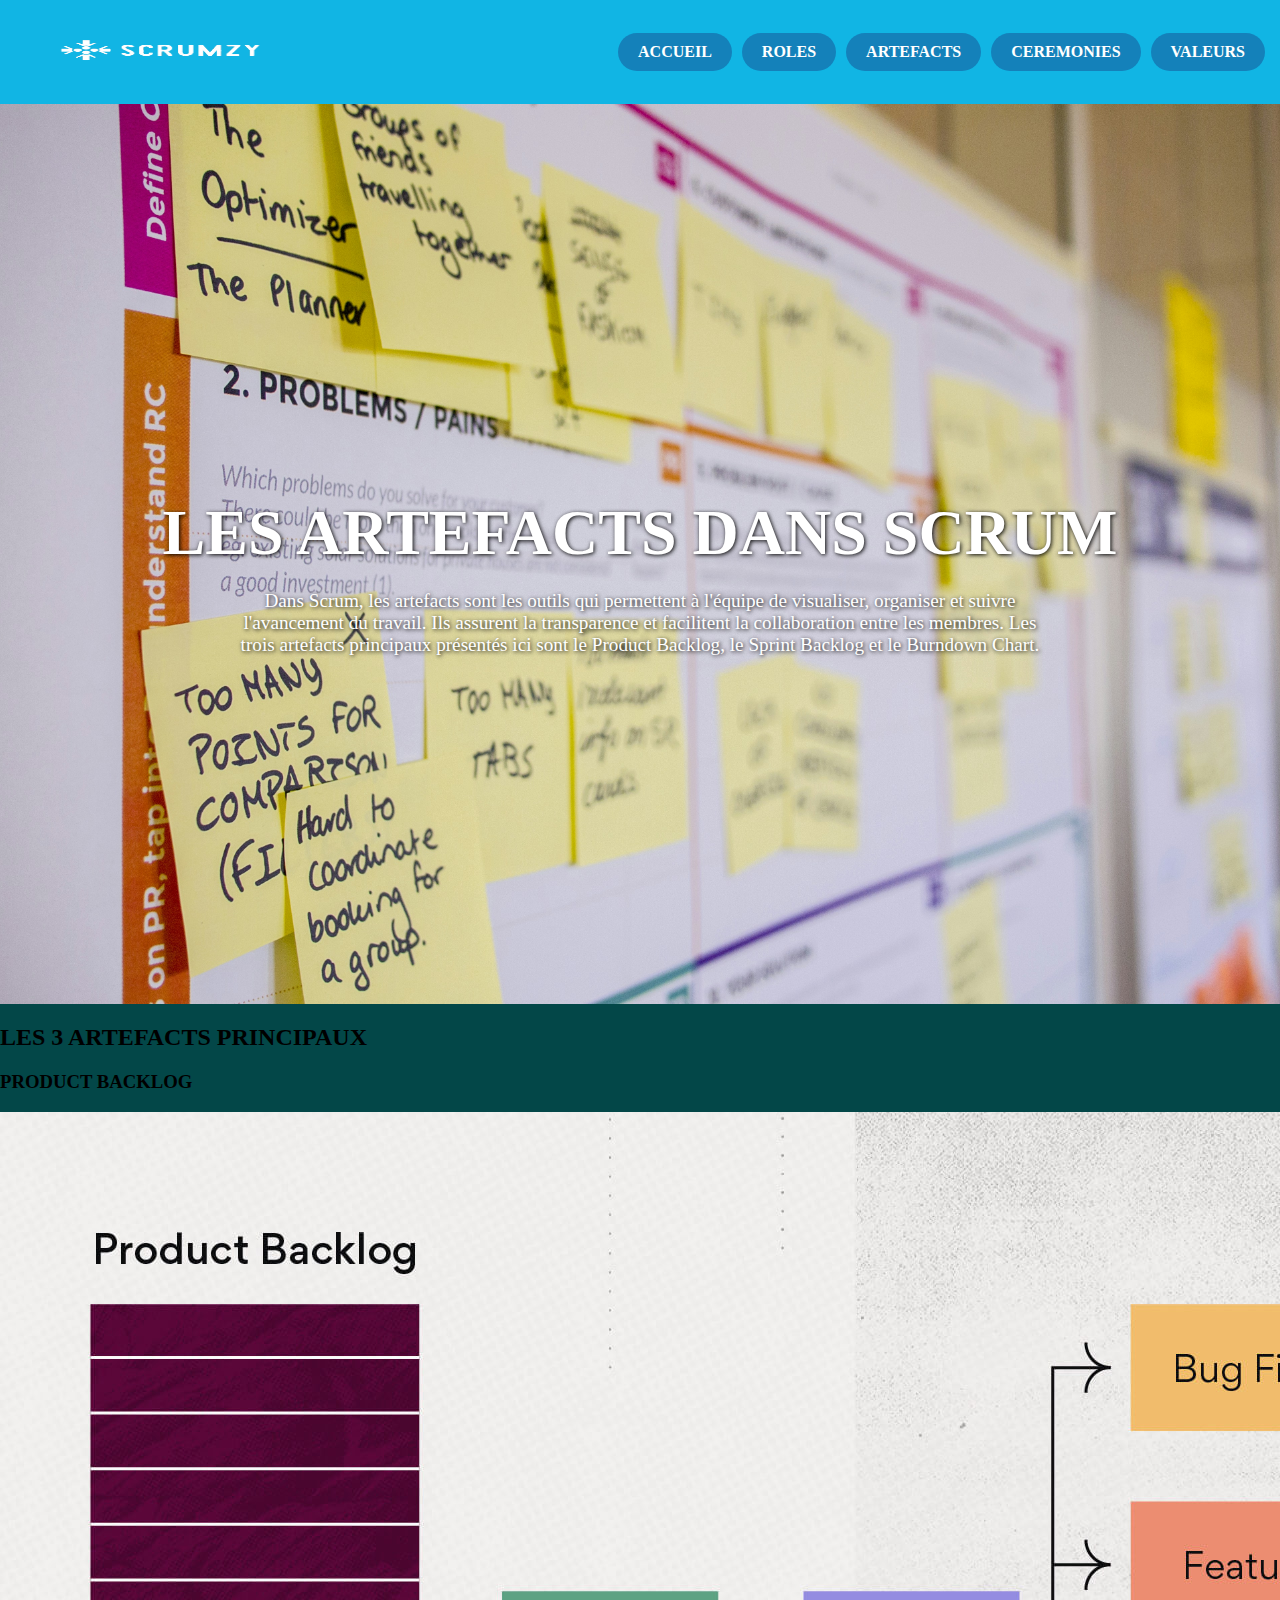
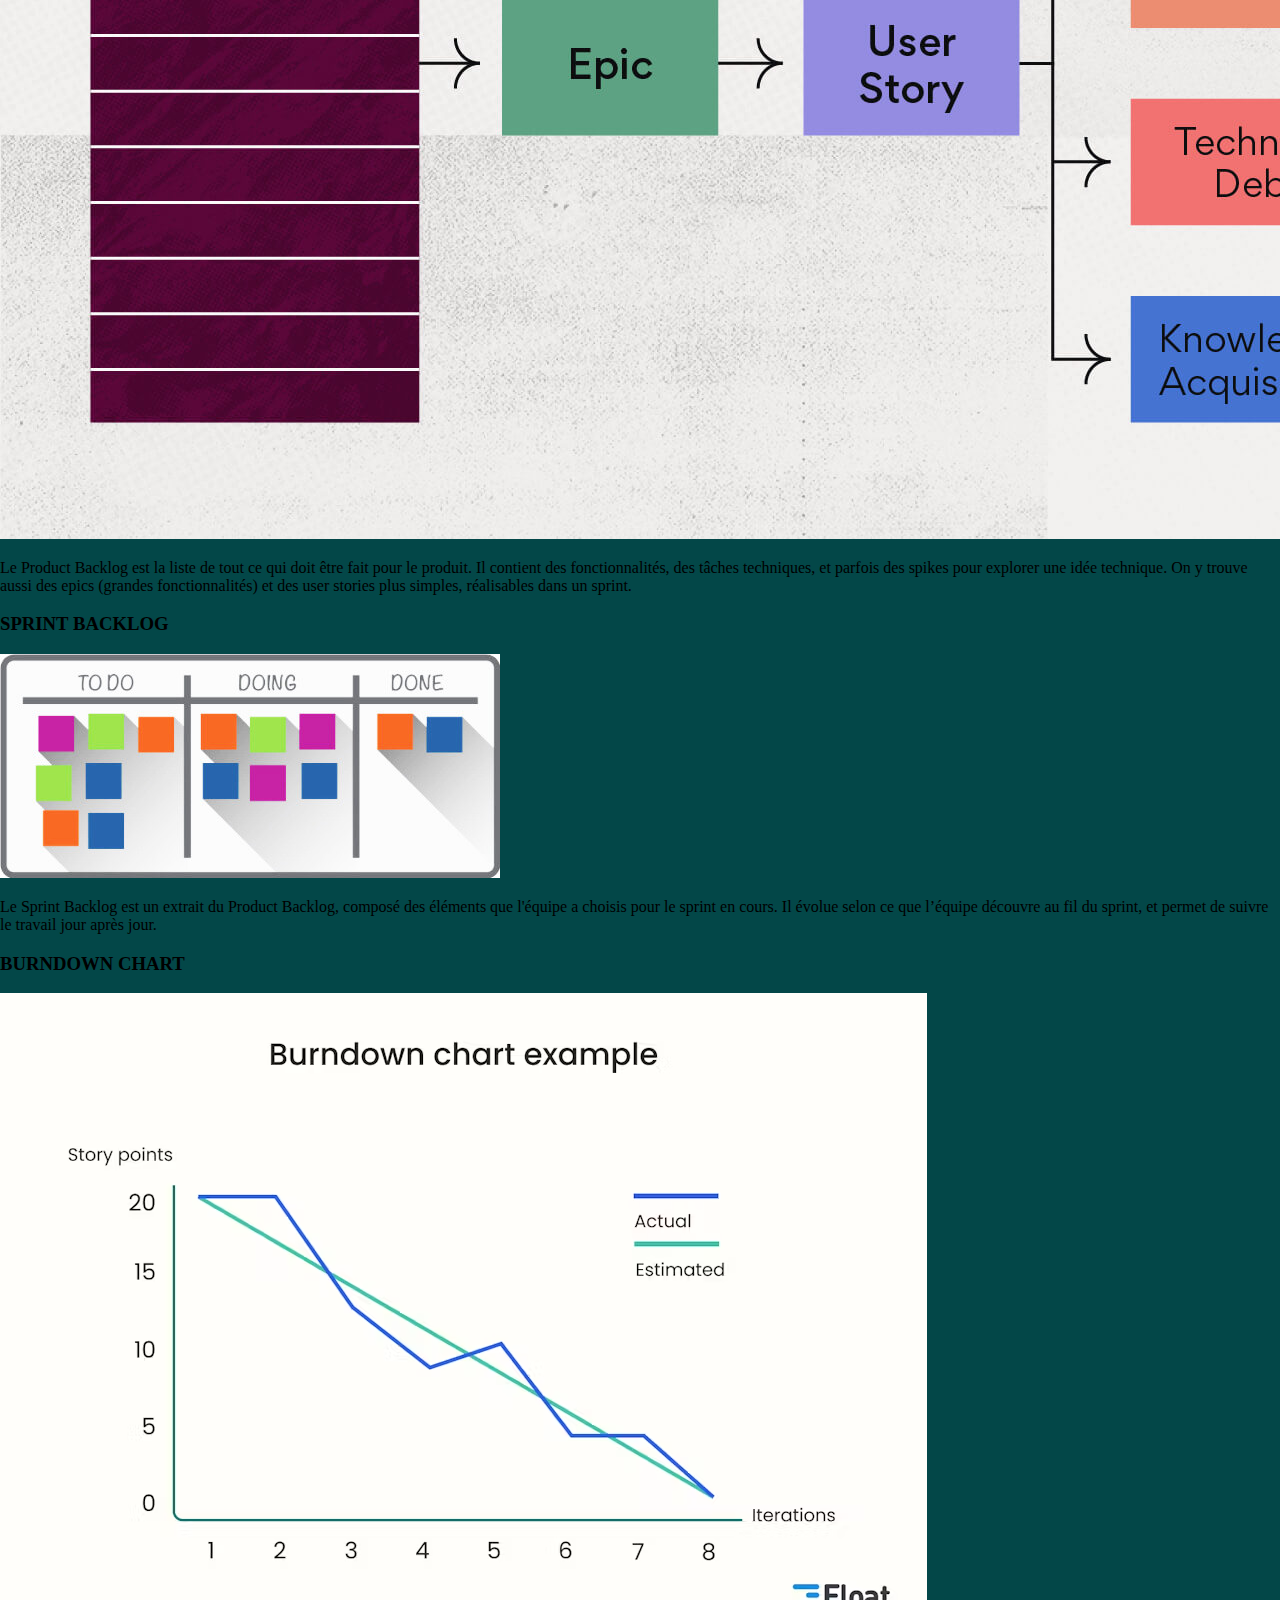
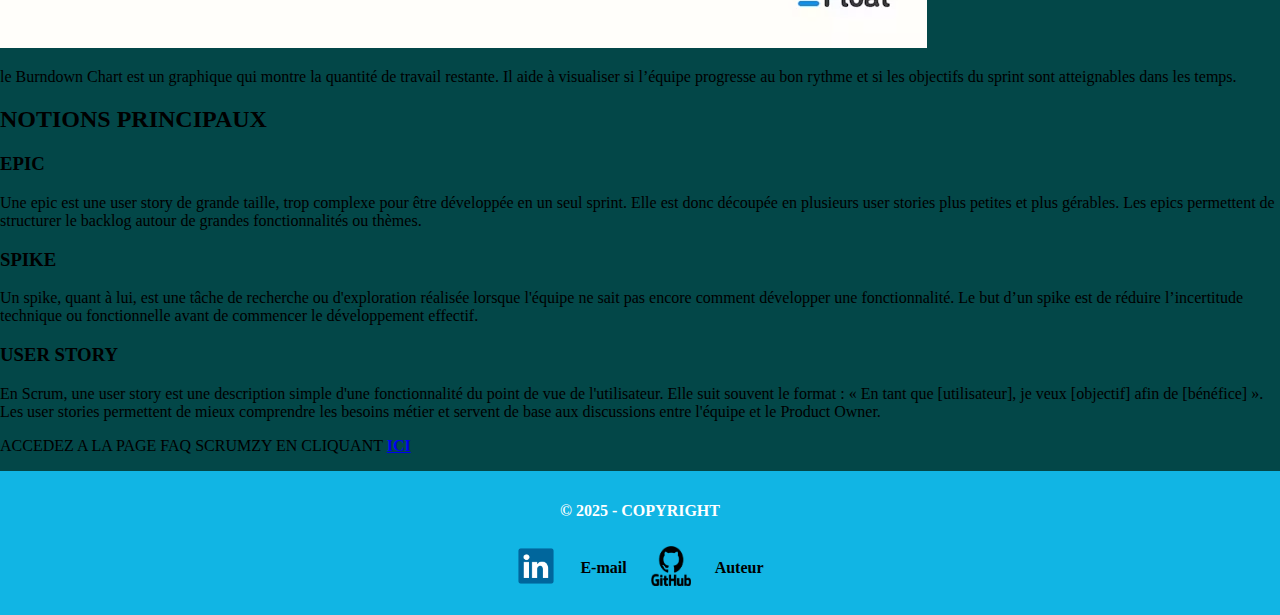
<file: Scrum-siteWEB/artefacts.html>
<!DOCTYPE html>
<html lang="fr">
<head>
    <meta charset="UTF-8">
    <meta name="viewport" content="width=device-width, initial-scale=1.0">
    <meta name="description" content="Decouvrez LES différents artefacts présent dans la méthodologie scrum">
    <link rel="stylesheet" href="media/css/artefacts.css">
    <link rel="icon" href="media/images/scrumzy-logo-browser.png">
    <title>SCRUMZY | ARTEFACTS</title>
</head>
<body>
    <header>
        <nav>
            <div class="logo">
                <a href="accueil.html">
                    <img src="media/images/logo.png" alt="Logo Scrumzy">
                </a>
            </div>
             <ul>
                <li><a href="accueil.html">ACCUEIL</a></li>    
                <li><a href="roles.html">ROLES</a></li>  
                <li><a href="artefacts.html">ARTEFACTS</a></li>
                <li><a href="ceremonies.html">CEREMONIES</a></li>
                <li><a href="valeurs.html">VALEURS</a></li>
            </ul>
        </nav>
    </header>
    <main>
 <section class="introduction">
            <img src="media/images/artefacts-banner.jpg" alt="Bannière representant des gens en reunion">
            <div class="textes-intro">
                <h1>LES ARTEFACTS DANS SCRUM</h1>
                <p>Dans Scrum, les artefacts sont les outils qui permettent à l'équipe de visualiser, organiser et suivre l'avancement du travail. Ils assurent la transparence et facilitent la collaboration entre les membres. Les trois artefacts principaux présentés ici sont le Product Backlog, le Sprint Backlog et le Burndown Chart.</p>
            </div>
        </section>

        <section class="3-artefacts">
            <h2>LES 3 ARTEFACTS PRINCIPAUX</h2>
            <article class="product-backlog">
                <h3>PRODUCT BACKLOG</h3>
                <div class="content">
                    <img src="media/images/PRODUCT BACKLOG.png" alt="">
                <P>Le Product Backlog est la liste de tout ce qui doit être fait pour le produit. Il contient des fonctionnalités, des tâches techniques, et parfois des spikes pour explorer une idée technique. On y trouve aussi des epics (grandes fonctionnalités) et des user stories plus simples, réalisables dans un sprint.</P>
            </div>
        </article>
            
            <article class="sprint-backlog">
                <h3>SPRINT BACKLOG</h3>
                <div class="content">
                    <img src="media/images/SPRINTBACKLOG.jpg" alt="">
                <P>Le Sprint Backlog est un extrait du Product Backlog, composé des éléments que l'équipe a choisis pour le sprint en cours. Il évolue selon ce que l’équipe découvre au fil du sprint, et permet de suivre le travail jour après jour.</P>
            </div>
        </article>

            <article class="burndown">
                <h3>BURNDOWN CHART</h3>
                <div class="content">
                    <img src="media/images/burndownChart.png" alt="">
                <p> le Burndown Chart est un graphique qui montre la quantité de travail restante. Il aide à visualiser si l’équipe progresse au bon rythme et si les objectifs du sprint sont atteignables dans les temps.</p>
           </div>
        </article>
        </section>
       
<section class="notions">
            <h2>NOTIONS PRINCIPAUX</h2>
            <article class="epic">
                <h3>EPIC</h3>
                <div class="content">
                <P>Une epic est une user story de grande taille, trop complexe pour être développée en un seul sprint. Elle est donc découpée en plusieurs user stories plus petites et plus gérables. Les epics permettent de structurer le backlog autour de grandes fonctionnalités ou thèmes.</P>
            </div>
        </article>
            
            <article class="spike">
                <h3>SPIKE</h3>
                <div class="content">
                <P>Un spike, quant à lui, est une tâche de recherche ou d'exploration réalisée lorsque l'équipe ne sait pas encore comment développer une fonctionnalité. Le but d’un spike est de réduire l’incertitude technique ou fonctionnelle avant de commencer le développement effectif.</P>
            </div>
        </article>

            <article class="user-story">
                <h3>USER STORY</h3>
                <div class="content">
                <p>En Scrum, une user story est une description simple d'une fonctionnalité du point de vue de l'utilisateur. Elle suit souvent le format : « En tant que [utilisateur], je veux [objectif] afin de [bénéfice] ». Les user stories permettent de mieux comprendre les besoins métier et servent de base aux discussions entre l'équipe et le Product Owner.</p>
           </div>
        </article>
        </section>
        <section class="link-faq">
            
                <p>ACCEDEZ A LA PAGE FAQ SCRUMZY EN CLIQUANT <a href="accueil.html"><strong>ICI</strong></a></p>
            
        </section>
    </main>
     <footer>
        <p><strong>© 2025 - COPYRIGHT</strong></p>
        <a href="https://www.linkedin.com/in/ervan-lemqadem-4573b8356/" target="_blank">
            <img src="media/images/logo_linkedin.png" alt="Mon compte LinkedIn">
        </a>
        <a href="mailto:po53roe@eduvaud.ch"><strong>E-mail</strong></a>
        <a href="https://github.com/Lemqadem/demoMOT.git" target="_blank">
            <img src="media/images/github-logo.png" alt="Le repository github">
        </a>
        <a href="auteur.html"><strong>Auteur</strong></a>
    </footer>
</body>
</html>
</file>
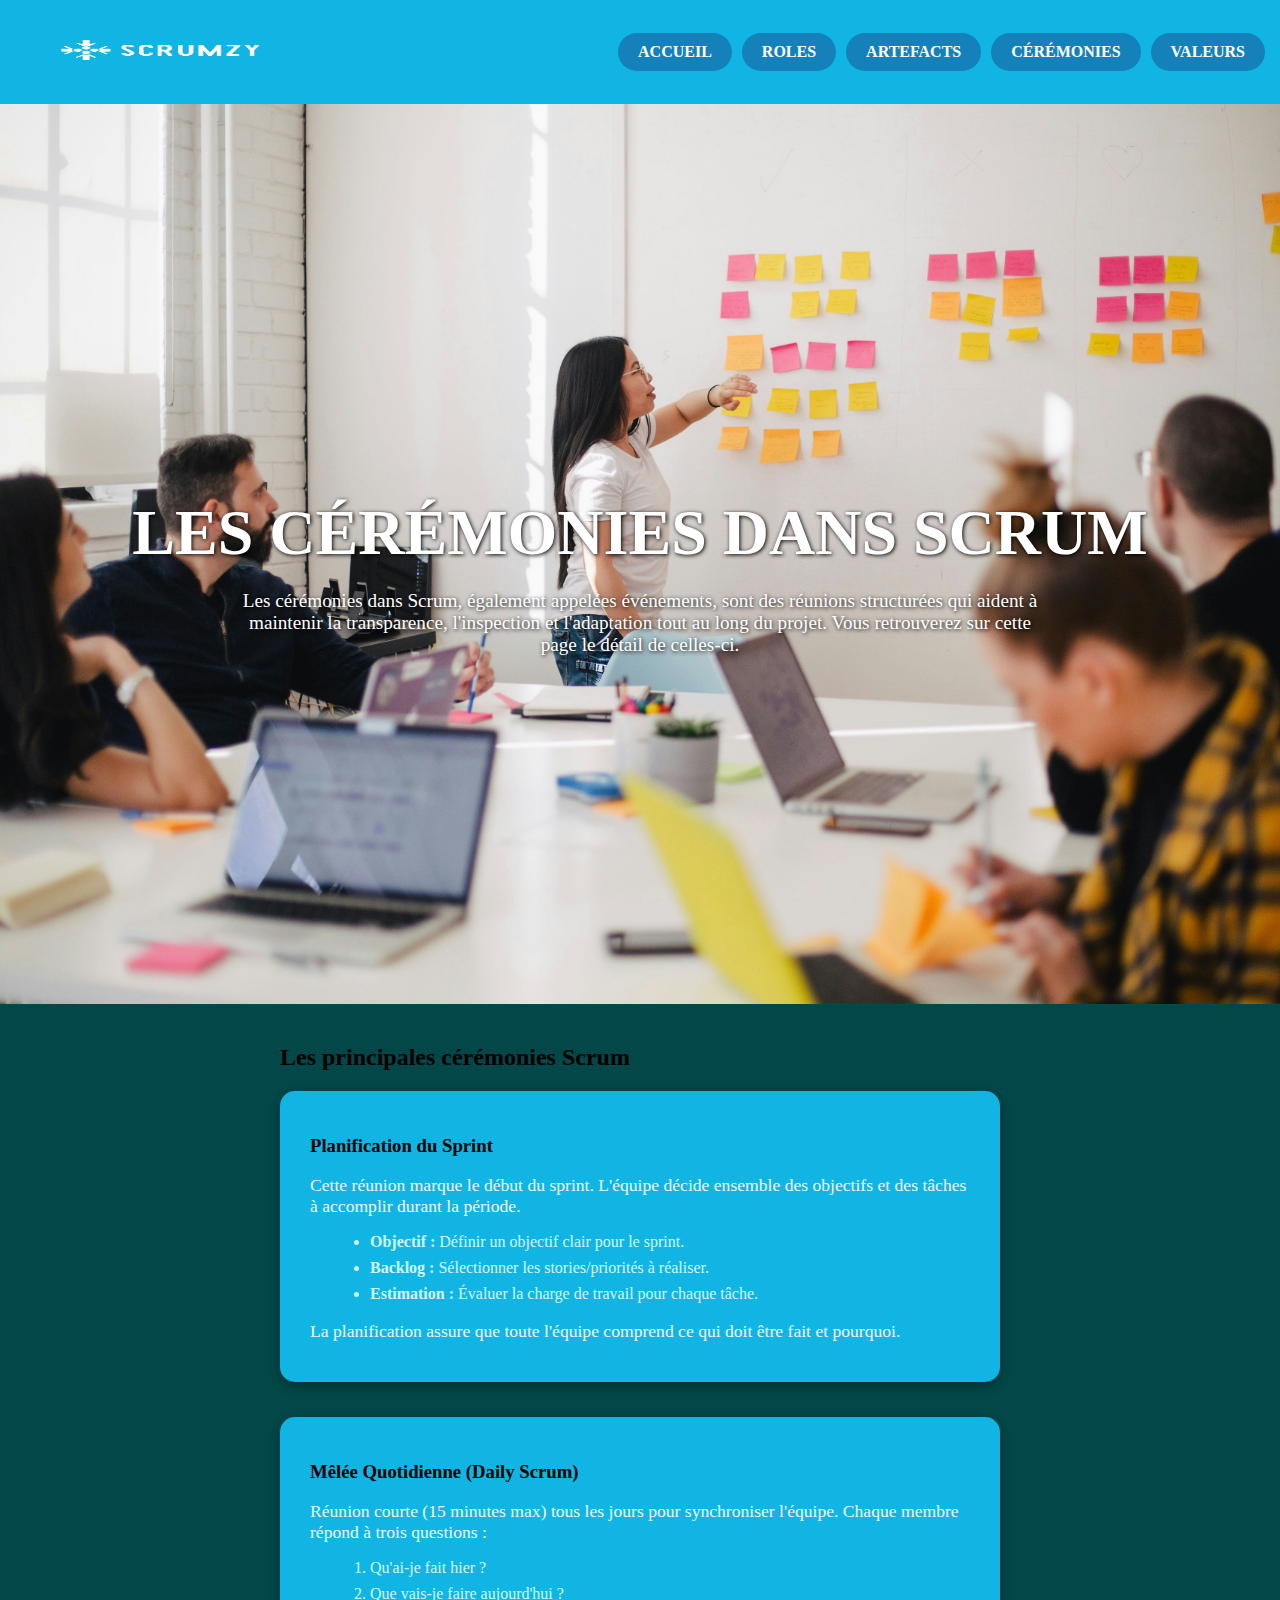
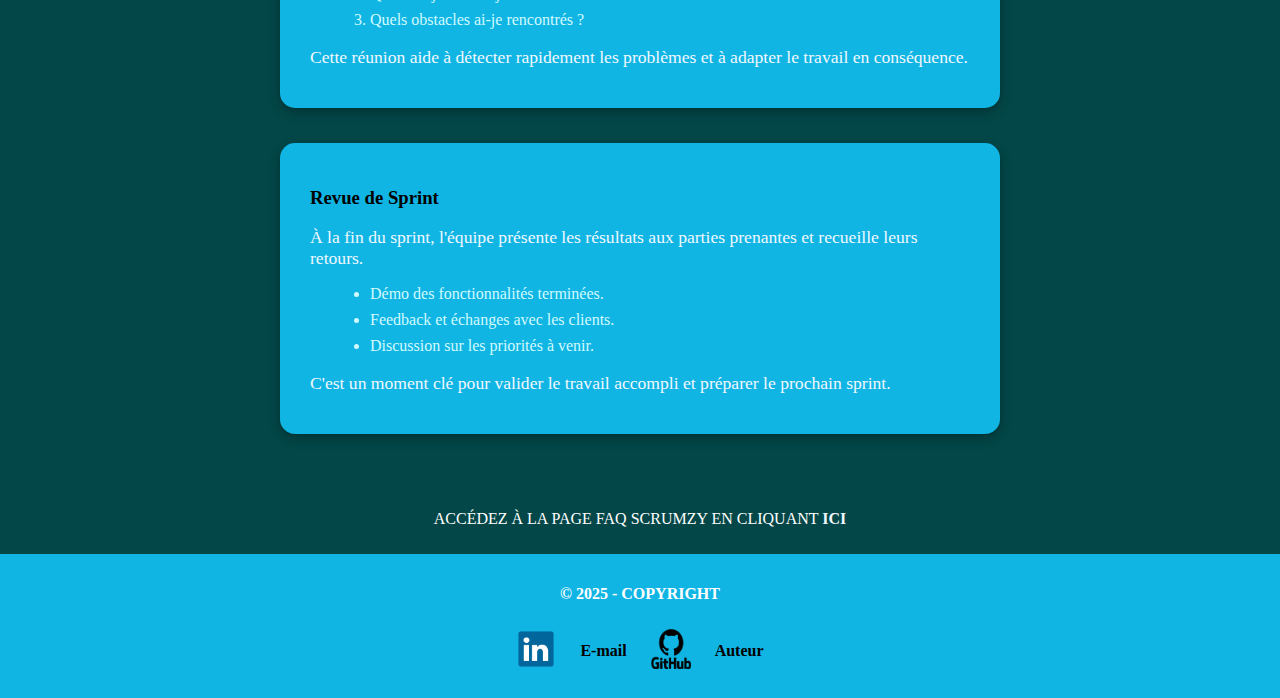
<file: Scrum-siteWEB/ceremonies.html>
<!DOCTYPE html>
<html lang="fr">
<head>
    <meta charset="UTF-8">
    <meta name="viewport" content="width=device-width, initial-scale=1.0">
    <meta name="description" content="Découvrez tout ce qu'il y a à savoir sur les cérémonies dans SCRUM">
    <link rel="stylesheet" href="media/css/ceremonies.css">
    <link rel="icon" href="media/images/scrumzy-logo-browser.png">
    <title>SCRUMZY | CÉRÉMONIES</title>
</head>
<body>
    <header>
        <nav>
            <div class="logo">
                <a href="index.html">
                    <img src="media/images/logo.png" alt="Logo Scrumzy">
                </a>
            </div>
            <ul>
                <li><a href="index.html">ACCUEIL</a></li>    
                <li><a href="roles.html">ROLES</a></li>  
                <li><a href="artefacts.html">ARTEFACTS</a></li>
                <li><a href="ceremonies.html">CÉRÉMONIES</a></li>
                <li><a href="valeurs.html">VALEURS</a></li>
            </ul>
        </nav>
    </header>

    <main>
        <section class="introduction">
            <img src="media/images/ceremonies-BANNER.jpg" alt="Bannière d'une reunion scrum Scrum">
            <div class="textes-intro">
                <h1>LES CÉRÉMONIES DANS SCRUM</h1>
                <p>Les cérémonies dans Scrum, également appelées événements, sont des réunions structurées qui aident à maintenir la transparence, l'inspection et l'adaptation tout au long du projet. Vous retrouverez sur cette page le détail de celles-ci.</p>
            </div>
        </section>

        <section class="ceremonies">
            <h2>Les principales cérémonies Scrum</h2>

            <article class="ceremony">
                <h3>Planification du Sprint</h3>
                <p>Cette réunion marque le début du sprint. L'équipe décide ensemble des objectifs et des tâches à accomplir durant la période.</p>
                <ul>
                    <li><strong>Objectif :</strong> Définir un objectif clair pour le sprint.</li>
                    <li><strong>Backlog :</strong> Sélectionner les stories/priorités à réaliser.</li>
                    <li><strong>Estimation :</strong> Évaluer la charge de travail pour chaque tâche.</li>
                </ul>
                <p>La planification assure que toute l'équipe comprend ce qui doit être fait et pourquoi.</p>
            </article>

            <article class="ceremony">
                <h3>Mêlée Quotidienne (Daily Scrum)</h3>
                <p>Réunion courte (15 minutes max) tous les jours pour synchroniser l'équipe. Chaque membre répond à trois questions :</p>
                <ol>
                    <li>Qu'ai-je fait hier ?</li>
                    <li>Que vais-je faire aujourd'hui ?</li>
                    <li>Quels obstacles ai-je rencontrés ?</li>
                </ol>
                <p>Cette réunion aide à détecter rapidement les problèmes et à adapter le travail en conséquence.</p>
            </article>

            <article class="ceremony">
                <h3>Revue de Sprint</h3>
                <p>À la fin du sprint, l'équipe présente les résultats aux parties prenantes et recueille leurs retours.</p>
                <ul>
                    <li>Démo des fonctionnalités terminées.</li>
                    <li>Feedback et échanges avec les clients.</li>
                    <li>Discussion sur les priorités à venir.</li>
                </ul>
                <p>C'est un moment clé pour valider le travail accompli et préparer le prochain sprint.</p>
            </article>
        </section>

        <div class="link-faq">
            <p>ACCÉDEZ À LA PAGE FAQ SCRUMZY EN CLIQUANT <a href="faq.html"><strong>ICI</strong></a></p>
        </div>
    </main>

    <footer>
        <p><strong>© 2025 - COPYRIGHT</strong></p>
        <a href="https://www.linkedin.com/in/ervan-lemqadem-4573b8356/" target="_blank">
            <img src="media/images/logo_linkedin.png" alt="Mon compte LinkedIn">
        </a>
        <a href="mailto:po53roe@eduvaud.ch"><strong>E-mail</strong></a>
        <a href="https://github.com/Lemqadem" target="_blank">
            <img src="media/images/github-logo.png" alt="Le repository GitHub">
        </a>
        <a href="auteur.html"><strong>Auteur</strong></a>
    </footer>
</body>
</html>
</file>
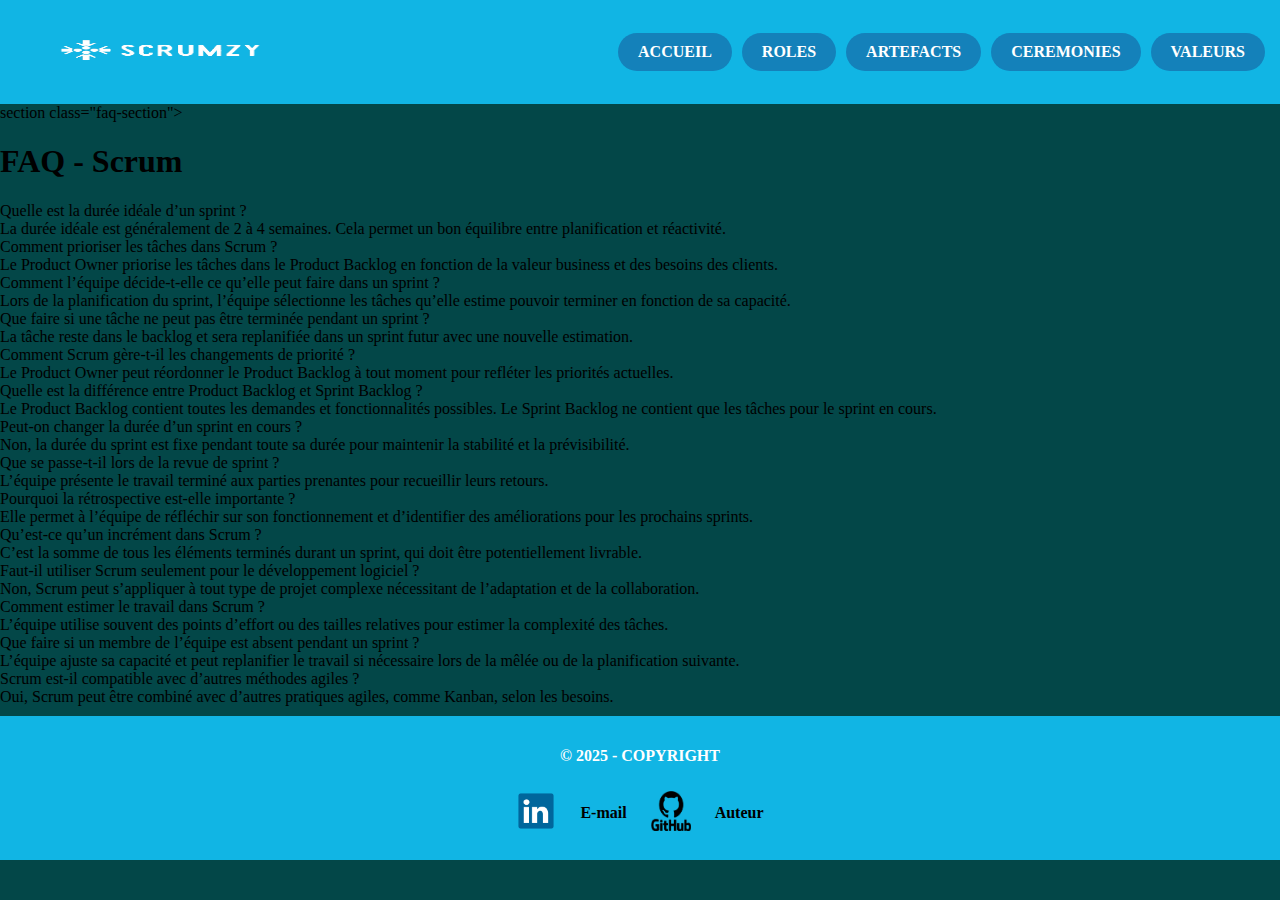
<file: Scrum-siteWEB/faq.html>
<!DOCTYPE html>
<html lang="fr">
<head>
    <meta charset="UTF-8">
    <meta name="viewport" content="width=device-width, initial-scale=1.0">
    <meta name="description" content="Decouvrez tout ce qu'il y a savoir sur la methodologie de travail scrum via la FAQ">
    <link rel="stylesheet" href="media/css/accueil-plus.css">
    <link rel="icon" href="media/images/scrumzy-logo-browser.png">
    <title>SCRUMZY | FAQ</title>
</head>
<body>
    <header>
        <nav>
            <div class="logo">
                <a href="accueil.html">
                    <img src="media/images/logo.png" alt="Logo Scrumzy">
                </a>
            </div>
            <ul>
            <li><a href="accueil.html">ACCUEIL</a></li>    
              <li><a href="roles.html">ROLES</a></li>  
                <li><a href="artefacts.html">ARTEFACTS</a></li>
                <li><a href="ceremonies.html">CEREMONIES</a></li>
                <li><a href="valeurs.html">VALEURS</a></li>
            </ul>
        </nav>
    </header>
    <main>

        section class="faq-section">
    <h1>FAQ - Scrum</h1>

    <div class="faq-box">
      <div class="faq-question">Quelle est la durée idéale d’un sprint ?</div>
      <div class="faq-answer">
        La durée idéale est généralement de 2 à 4 semaines. Cela permet un bon équilibre entre planification et réactivité.
      </div>
    </div>

    <div class="faq-box">
      <div class="faq-question">Comment prioriser les tâches dans Scrum ?</div>
      <div class="faq-answer">
        Le Product Owner priorise les tâches dans le Product Backlog en fonction de la valeur business et des besoins des clients.
      </div>
    </div>

    <div class="faq-box">
      <div class="faq-question">Comment l’équipe décide-t-elle ce qu’elle peut faire dans un sprint ?</div>
      <div class="faq-answer">
        Lors de la planification du sprint, l’équipe sélectionne les tâches qu’elle estime pouvoir terminer en fonction de sa capacité.
      </div>
    </div>

    <div class="faq-box">
      <div class="faq-question">Que faire si une tâche ne peut pas être terminée pendant un sprint ?</div>
      <div class="faq-answer">
        La tâche reste dans le backlog et sera replanifiée dans un sprint futur avec une nouvelle estimation.
      </div>
    </div>

    <div class="faq-box">
      <div class="faq-question">Comment Scrum gère-t-il les changements de priorité ?</div>
      <div class="faq-answer">
        Le Product Owner peut réordonner le Product Backlog à tout moment pour refléter les priorités actuelles.
      </div>
    </div>

    <div class="faq-box">
      <div class="faq-question">Quelle est la différence entre Product Backlog et Sprint Backlog ?</div>
      <div class="faq-answer">
        Le Product Backlog contient toutes les demandes et fonctionnalités possibles. Le Sprint Backlog ne contient que les tâches pour le sprint en cours.
      </div>
    </div>

    <div class="faq-box">
      <div class="faq-question">Peut-on changer la durée d’un sprint en cours ?</div>
      <div class="faq-answer">
        Non, la durée du sprint est fixe pendant toute sa durée pour maintenir la stabilité et la prévisibilité.
      </div>
    </div>

    <div class="faq-box">
      <div class="faq-question">Que se passe-t-il lors de la revue de sprint ?</div>
      <div class="faq-answer">
        L’équipe présente le travail terminé aux parties prenantes pour recueillir leurs retours.
      </div>
    </div>

    <div class="faq-box">
      <div class="faq-question">Pourquoi la rétrospective est-elle importante ?</div>
      <div class="faq-answer">
        Elle permet à l’équipe de réfléchir sur son fonctionnement et d’identifier des améliorations pour les prochains sprints.
      </div>
    </div>

    <div class="faq-box">
      <div class="faq-question">Qu’est-ce qu’un incrément dans Scrum ?</div>
      <div class="faq-answer">
        C’est la somme de tous les éléments terminés durant un sprint, qui doit être potentiellement livrable.
      </div>
    </div>

    <div class="faq-box">
      <div class="faq-question">Faut-il utiliser Scrum seulement pour le développement logiciel ?</div>
      <div class="faq-answer">
        Non, Scrum peut s’appliquer à tout type de projet complexe nécessitant de l’adaptation et de la collaboration.
      </div>
    </div>

    <div class="faq-box">
      <div class="faq-question">Comment estimer le travail dans Scrum ?</div>
      <div class="faq-answer">
        L’équipe utilise souvent des points d’effort ou des tailles relatives pour estimer la complexité des tâches.
      </div>
    </div>

    <div class="faq-box">
      <div class="faq-question">Que faire si un membre de l’équipe est absent pendant un sprint ?</div>
      <div class="faq-answer">
        L’équipe ajuste sa capacité et peut replanifier le travail si nécessaire lors de la mêlée ou de la planification suivante.
      </div>
    </div>

    <div class="faq-box">
      <div class="faq-question">Scrum est-il compatible avec d’autres méthodes agiles ?</div>
      <div class="faq-answer">
        Oui, Scrum peut être combiné avec d’autres pratiques agiles, comme Kanban, selon les besoins.
      </div>
    </div>

  </section>
        </main>
     <footer>
        <p><strong>© 2025 - COPYRIGHT</strong></p>
        <a href="https://www.linkedin.com/in/ervan-lemqadem-4573b8356/" target="_blank">
            <img src="media/images/logo_linkedin.png" alt="Mon compte LinkedIn">
        </a>
        <a href="mailto:po53roe@eduvaud.ch"><strong>E-mail</strong></a>
        <a href="https://github.com/Lemqadem" target="_blank">
            <img src="media/images/github-logo.png" alt="Le repository github">
        </a>
        <a href="auteur.html"><strong>Auteur</strong></a>
    </footer>
</body>
</html>
</file>
<file: Scrum-siteWEB/media/css/index.css>
body{
    background-color:#034748 ;
    margin: 0;
    font-family:  'Trebuchet MS';
}
nav {
  background-color: #11B5E4;
  display: flex;
  justify-content: space-between;
  align-items: center;
  padding: 10px;
}
nav ul {
  display: flex;
  list-style: none;
  margin: 0;
  padding: 0;
}
nav li {
  padding: 10px 20px;
  background-color: #1481BA;
  color: white;
  border-radius: 30px;
  margin: 0 5px;
  font-weight: bold;}
nav a {
  color: white;
  text-decoration: none;
  width: 100%;
  height: 100%;
}
nav a:hover {
  color: cyan;
}
.logo img {
  width: 300px;
  height: 80px;
}
.introduction {
  position: relative; 
  width: 100%;
  height: 100vh; 
  overflow: hidden;
}

.introduction img {
  width: 100%;
  height: 100%;
  object-fit: cover;
}

.textes-intro {
  position: absolute;
  top: 50%; 
  left: 50%;
  transform: translate(-50%, -50%);
  width: 100%;
  color: white;
  text-align: center;
  padding: 0 20px;
}

.textes-intro h1 {
  font-size: 4rem;
  text-shadow: 1px 1px 4px black;
  margin-bottom: 20px;
}

.textes-intro p {
  font-size: 1.2rem;
  max-width: 800px;
  margin: 0 auto;
  text-shadow: 1px 1px 4px black;
}
.fonctionnement{
    text-align: center;
}
.fonctionnement h2{
color: white;
}
.fonctionnement p{
    color: white;
}
.fonctionnement img {
    border-radius: 30px;
    width: 100%;
    height: auto;
    max-width: 800px; /* Cela garantit que l'image ne dépasse pas 800px de large */
}

.elements {
    padding: 60px 20px;
    text-align: center;
}

.elements h2 {
    color: white;
    margin-bottom: 40px;
}

.elements-grid {
    display: grid;
    grid-template-columns: repeat(auto-fit, minmax(250px, 1fr));
    gap: 30px;
    max-width: 1100px;
    margin: 0 auto;
}

.element-card {
    background-color: #1481BA;
    color: white;
    border-radius: 20px;
    padding: 30px 20px;
    text-decoration: none;
    border: 2px solid #11B5E4;
}

.element-card:hover {
    box-shadow: 0 8px 20px rgba(0, 0, 0, 0.2);
    background-color: #11B5E4;
}

.element-card h3 {
    margin-top: 0;
    font-size: 1.8rem;
    color: cyan;
}

.element-card p {
    margin-top: 10px;
    font-size: 1rem;
}

.short-resume{
    text-align: center;
    color: white;
    font-size: large;
}
.en-savoir-plus{

position: static;
padding: 5px;
text-align: center;
color: white;
}
.en-savoir-plus a{
color: white;
position: relative;
text-decoration: none;
}
.en-savoir-plus a:hover{
color: cyan;
}
footer {
  margin-top: 10px;
  background-color: #11B5E4;
  padding: 15px 0;
  text-align: center;
  color: white;
  display: flex;
  flex-direction: row;
  justify-content: center;
  align-items: center;
  min-height: 100px;
  flex-wrap: wrap;
}
footer a {
    
  color: #000000;
  padding: 5px 12px;
  text-decoration: none;
  margin: 5px 0;
}

footer a:hover {
  color: white;
}


footer img {
  width: 40px;
  height: 40px;
}


footer p {
  color: white;
  width: 100%;
}
@media (max-width: 768px) {
  nav ul {
    flex-direction: column;
    align-items: center;
  }

  nav li {
    margin: 5px 0;
    width: 80%;
    text-align: center;
  }

  .textes-intro h1 {
    font-size: 3rem;
  }

  .textes-intro p {
    font-size: 1rem;
    max-width: 90%;
  }}
</file>
<file: Scrum-siteWEB/media/css/accueil-plus.css>
body{
    background-color:#034748 ;
    margin: 0;
    font-family:  'Trebuchet MS';
}
nav {
  background-color: #11B5E4;
  display: flex;
  justify-content: space-between;
  align-items: center;
  padding: 10px;
}
nav ul {
  display: flex;
  list-style: none;
  margin: 0;
  padding: 0;
}
nav li {
  padding: 10px 20px;
  background-color: #1481BA;
  color: white;
  border-radius: 30px;
  margin: 0 5px;
  font-weight: bold;}
nav a {
  color: white;
  text-decoration: none;
  width: 100%;
  height: 100%;
}
nav a:hover {
  color: cyan;
}
.logo img {
  width: 300px;
  height: 80px;
}
.introduction {
  position: relative; 
  width: 100%;
  height: 100vh; 
  overflow: hidden;
}

.introduction img {
  width: 100%;
  height: 100%;
  object-fit: cover;
}

.textes-intro {
  position: absolute;
  top: 50%; 
  left: 50%;
  transform: translate(-50%, -50%);
  width: 100%;
  color: white;
  text-align: center;
  padding: 0 20px;
}

.textes-intro h1 {
  font-size: 4rem;
  text-shadow: 1px 1px 4px black;
  margin-bottom: 20px;
}

.textes-intro p {
  font-size: 1.2rem;
  max-width: 800px;
  margin: 0 auto;
  text-shadow: 1px 1px 4px black;
}
.fonctionnement{
    text-align: center;
}
.fonctionnement h2{
color: white;
}
.fonctionnement p{
    color: white;
}
.fonctionnement img{
    border-radius: 30px;
    width: 800px;
    height: 400px;
}

.elements h2{
    text-align: center;
    color: white;
}
.roles-artefacts{

position: static;
padding: 5px;
text-align: center;
color: white;
}
.roles-artefacts a{
display: inline-block;
padding: 100px;
background-color: #0CAADC;
color: white;
border-radius: 3px;
border: 1px solid white;
position: relative;
margin-inline: 5px;
text-decoration: none;
}
.roles-artefacts a:hover{
background-color: cyan;
color: black;
}

.ceremonies-valeurs{

position: static;
padding: 5px;
text-align: center;
color: white;
}
.ceremonies-valeurs a{
display: inline-block;
padding: 100px;
background-color: #0CAADC;
color: white;
border-radius: 3px;
border: 1px solid white;
position: relative;
margin-inline: 5px;
text-decoration: none;
}
.ceremonies-valeurs a:hover{
background-color: cyan;
color: black;
}

.short-resume{
    text-align: center;
    color: white;
    font-size: large;
}
.histoire h2{
  display: flex;
  justify-content: center;
  color: white;
}
.timeline {
  position: relative;
  width: 90%;
  max-width: 900px;
  margin: 0 auto;
}

.line {
  width: 4px;
  background-color: #777070;
  margin: 60px auto;
  height: 150px;
}

.checkpoint {
  position: relative;
  margin: 60px 0;
}
.section-content {
    width: 1200px;
    margin-top: 20px;
    text-align: center;
    background-color: cyan;
    border-radius: 10px;
    padding: 10px;
}


.section-content h2 {
    text-align: center;
    color: black;
}


.section-content .content-2 {
    display: flex;
    flex-direction: row-reverse; /* Inverse l'ordre des éléments */
    flex-wrap: wrap; /* Permet le retour à la ligne */
    justify-content: center;
    align-items: center;
    padding: 20px;
    gap: 20px;
}


.section-content .content-2 img {
    max-width: 400px;
    height: auto;
    border-radius: 10px;
    transition: transform 0.3s ease;
}



.section-content .content-2 p {
    max-width: 600px;
    color: white;
    font-size: 18px;
    padding: 0 10px;
}
.content {
  width: 60%;
  background: white;
  padding: 20px;
  border-radius: 10px;
  box-shadow: 0 5px 20px black;
  position: relative;
}

.content.left {
  margin-right: auto;
  margin-left: 0;
}

.content.right {
  margin-left: auto;
  margin-right: 0;
}

.content img {
  margin-top: 10px;
  max-width: 100%;
  border-radius: 8px;
}

.link-faq{
  display: flex;
     flex-direction: column;
    align-items: center;
}

.link-faq p{
color: white;
}
.link-faq a{
    color: aliceblue;
    text-decoration: none;
    
}
.contain{
    display: flex;
     flex-direction: column;
    align-items: center;
   
}
.entreprises {
            border: 1px solid #ccc;
            border-radius: 8px;
            padding: 20px;
            max-width: 600px;
            margin: 20px auto;
            text-align: center;
            background-color: #0CAADC;
        }

        .entreprises h2 {
            margin-top: 0;
        }

        .entreprises ul {
            list-style-type: none;
            padding: 0;
        }

        .entreprises li {
            margin: 10px 0;
        }

        .entreprises a {
            text-decoration: none;
            color: aliceblue;
        }

        .entreprises a:hover {
            text-decoration: underline;
        }

        .entreprises p {
            margin-top: 20px;
            font-style: italic;
        }
        .citation {
            text-align: center;
            margin: 20px;
            
        }

        .citation h2 {
            margin-bottom: 10px;
            color: white;
        }

        .citation p {
            margin-bottom: 20px;color: white;
        }

        .citation-cards {
            display: flex;
            flex-wrap: wrap;
            justify-content: center;
            gap: 20px;color: cyan;
        }

        .citation-card {
            border: 10px solid #ccc;
            border-radius: 8px;
            padding: 15px;
            width: 300px;
           
        }

        .citation-card p:first-child {
            font-style: italic;
        }

        .citation-card a {
            text-decoration: none;
            color: aliceblue;
        }
footer {
  margin-top: 10px;
  background-color: #11B5E4;
  padding: 15px 0;
  text-align: center;
  color: white;
  display: flex;
  flex-direction: row;
  justify-content: center;
  align-items: center;
  min-height: 100px;
  flex-wrap: wrap;
}
footer a {
    
  color: #000000;
  padding: 5px 12px;
  text-decoration: none;
  margin: 5px 0;
}

footer a:hover {
  color: white;
}


footer img {
  width: 40px;
  height: 40px;
}


footer p {
  color: white;
  width: 100%;
}
</file>
<file: Scrum-siteWEB/media/css/accueil.css>
nav {
  background-color: #11B5E4;
  display: flex;
  justify-content: space-between;
  align-items: center;
  padding: 20px;
}
nav ul {
  display: flex;
  list-style: none;
  margin: 0;
  padding: 0;
}
nav li {
  padding: 10px 20px;
  background-color: #1481BA;
  color: white;
  border-radius: 30px;
  margin: 0 5px;
  font-weight: bold;
}
nav a {
  color: white;
  text-decoration: none;
  width: 100%;
  height: 100%;
}
nav a:hover {
  color: cyan;
}
.logo img {
  width: 200px;
  height: 10s0px;
}
</file>
<file: Scrum-siteWEB/media/css/artefacts.css>
body{
    background-color:#034748 ;
    margin: 0;
    font-family:  'Trebuchet MS';
}
nav {
  background-color: #11B5E4;
  display: flex;
  justify-content: space-between;
  align-items: center;
  padding: 10px;
}
nav ul {
  display: flex;
  list-style: none;
  margin: 0;
  padding: 0;
}
nav li {
  padding: 10px 20px;
  background-color: #1481BA;
  color: white;
  border-radius: 30px;
  margin: 0 5px;
  font-weight: bold;}
nav a {
  color: white;
  text-decoration: none;
  width: 100%;
  height: 100%;
}
nav a:hover {
  color: cyan;
}
.logo img {
  width: 300px;
  height: 80px;
}
.introduction {
  position: relative; 
  width: 100%;
  height: 100vh; 
  overflow: hidden;
}

.introduction img {
  width: 100%;
  height: 100%;
  object-fit: cover;
}

.textes-intro {
  position: absolute;
  top: 50%; 
  left: 50%;
  transform: translate(-50%, -50%);
  width: 100%;
  color: white;
  text-align: center;
  padding: 0 20px;
}

.textes-intro h1 {
  font-size: 4rem;
  text-shadow: 1px 1px 4px black;
  margin-bottom: 20px;
}

.textes-intro p {
  font-size: 1.2rem;
  max-width: 800px;
  margin: 0 auto;
  text-shadow: 1px 1px 4px black;
}


footer {
  margin-top: 10px;
  background-color: #11B5E4;
  padding: 15px 0;
  text-align: center;
  color: white;
  display: flex;
  flex-direction: row;
  justify-content: center;
  align-items: center;
  min-height: 100px;
  flex-wrap: wrap;
}


footer a {
    
  color: #000000;
  padding: 5px 12px;
  text-decoration: none;
  margin: 5px 0;
}

footer a:hover {
  color: white;
}


footer img {
  width: 40px;
  height: 40px;
}




footer p {
  color: white;
  width: 100%;
}
</file>
<file: Scrum-siteWEB/media/css/ceremonies.css>
body{
    background-color:#034748 ;
    margin: 0;
    font-family:  'Trebuchet MS';
}
nav {
  background-color: #11B5E4;
  display: flex;
  justify-content: space-between;
  align-items: center;
  padding: 10px;
}
nav ul {
  display: flex;
  list-style: none;
  margin: 0;
  padding: 0;
}
nav li {
  padding: 10px 20px;
  background-color: #1481BA;
  color: white;
  border-radius: 30px;
  margin: 0 5px;
  font-weight: bold;}
nav a {
  color: white;
  text-decoration: none;
  width: 100%;
  height: 100%;
}
nav a:hover {
  color: cyan;
}
.logo img {
  width: 300px;
  height: 80px;
}
.introduction {
  position: relative; 
  width: 100%;
  height: 100vh; 
  overflow: hidden;
}

.introduction img {
  width: 100%;
  height: 100%;
  object-fit: cover;
}

.textes-intro {
  position: absolute;
  top: 50%; 
  left: 50%;
  transform: translate(-50%, -50%);
  width: 100%;
  color: white;
  text-align: center;
  padding: 0 20px;
}

.textes-intro h1 {
  font-size: 4rem;
  text-shadow: 1px 1px 4px black;
  margin-bottom: 20px;
}

.textes-intro p {
  font-size: 1.2rem;
  max-width: 800px;
  margin: 0 auto;
  text-shadow: 1px 1px 4px black;
}
.ceremonies {
  max-width: 720px;
  margin: 40px auto 60px auto;
  padding: 0 20px;
}

.ceremony {
  background-color: #11b5e4;
  padding: 25px 30px;
  margin-bottom: 35px;
  border-radius: 15px;
  box-shadow: 0 4px 12px rgba(0,0,0,0.3);
  transition: background-color 0.3s ease;
}

.ceremony:hover {
  background-color: #1481ba;
}

.ceremony h2 {
  margin-top: 0;
  font-size: 2rem;
  color: #e0f7ff;
  margin-bottom: 15px;
}

.ceremony p {
  font-size: 1.1rem;
  color: #f0f8ff;
  margin-bottom: 15px;
}

.ceremony ul,
.ceremony ol {
  margin-left: 20px;
  margin-bottom: 15px;
  color: #d0faff;
}

.ceremony ul li,
.ceremony ol li {
  margin-bottom: 8px;
}
.link-faq{
  display: flex;
     flex-direction: column;
    align-items: center;
}

.link-faq p{
color: white;
}
.link-faq a{
    color: aliceblue;
    text-decoration: none;
    
}
footer {
  margin-top: 10px;
  background-color: #11B5E4;
  padding: 15px 0;
  text-align: center;
  color: white;
  display: flex;
  flex-direction: row;
  justify-content: center;
  align-items: center;
  min-height: 100px;
  flex-wrap: wrap;
}
footer a {
    
  color: #000000;
  padding: 5px 12px;
  text-decoration: none;
  margin: 5px 0;
}

footer a:hover {
  color: white;
}


footer img {
  width: 40px;
  height: 40px;
}


footer p {
  color: white;
  width: 100%;
}
@media only screen and (max-width: 911px) and (min-width: 470px) {
  nav ul {
    flex-direction: column;
    align-items: center;
  }

  nav li {
    margin: 5px 0;
    width: 80%;
    text-align: center;
  }

  .textes-intro h1 {
    font-size: 3rem;
  }

  .textes-intro p {
    font-size: 1rem;
    max-width: 90%;
  }


}
@media only screen and (max-width: 469px) {

    nav {
    flex-direction: column;
    align-items: center;
  }

  nav ul {
    flex-direction: column;
    width: 100%;
    padding: 0;
  }

  nav li {
    width: 90%;
    margin: 2px 0;
    text-align: center;
    font-size: 0.9rem;
  }
}
</file>
